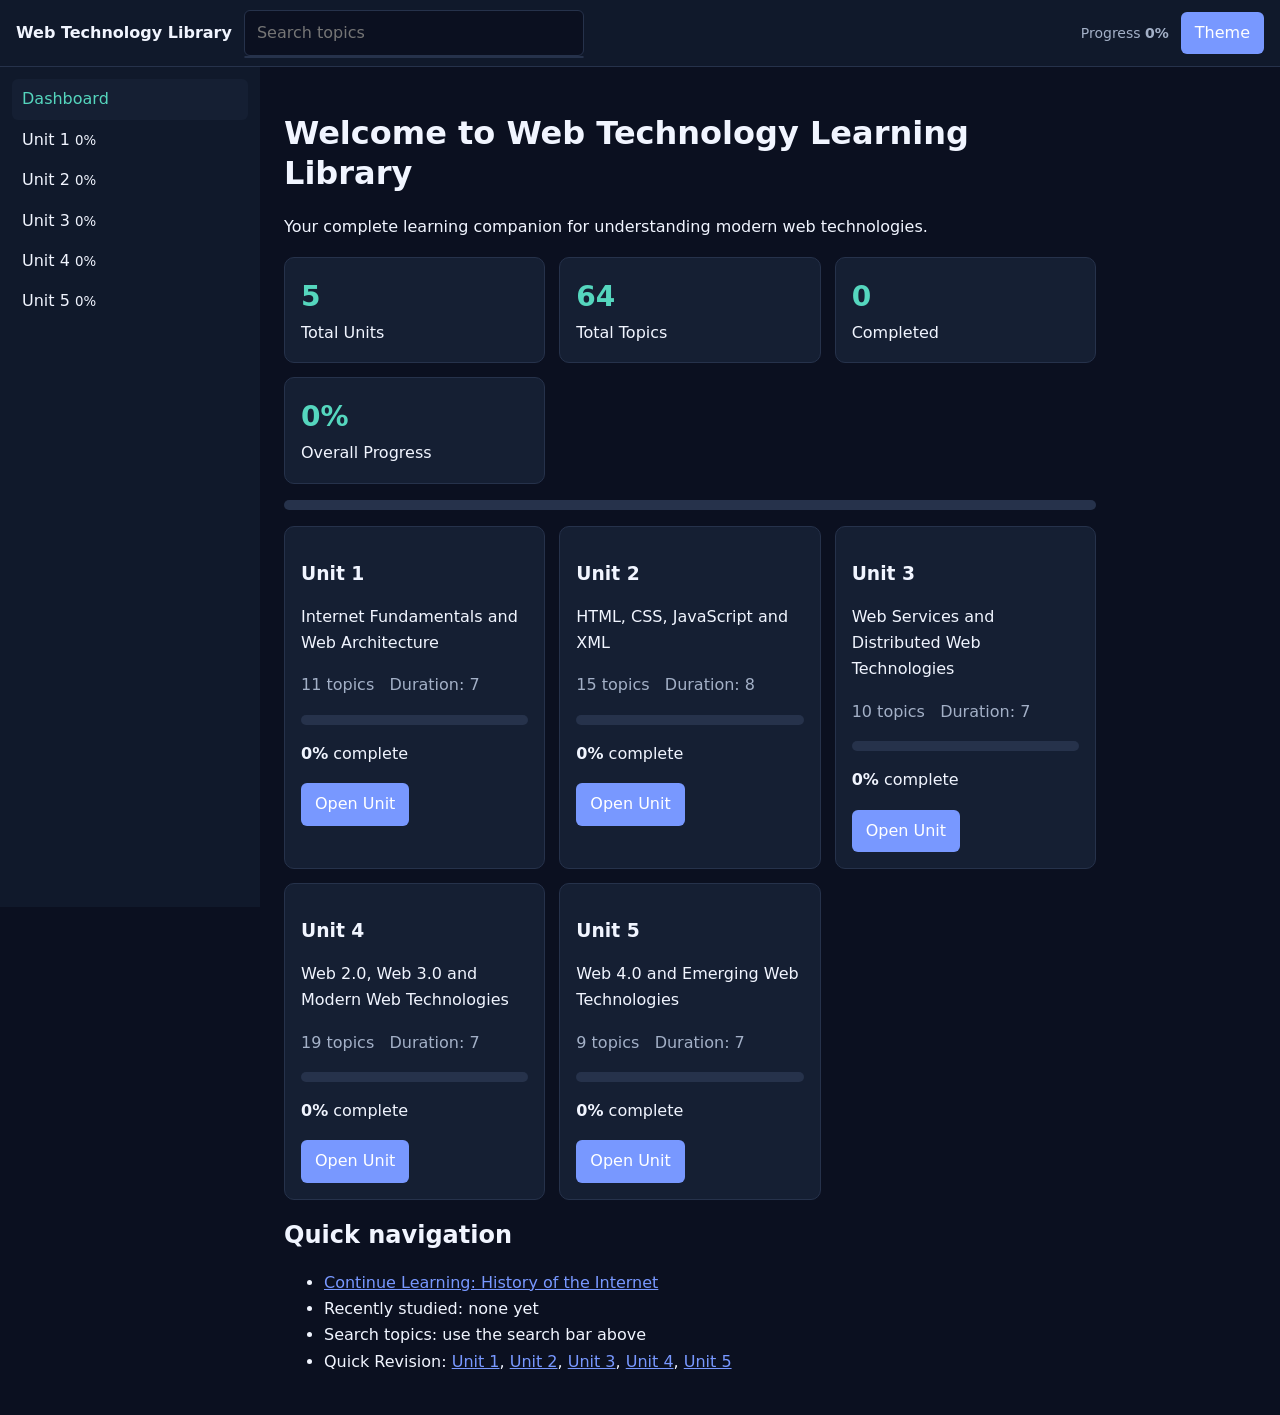
<file: web-technology-learning-library/web-technology-learning-library/index.html>
<!DOCTYPE html><html lang="en"><head><meta charset="utf-8"><meta name="viewport" content="width=device-width,initial-scale=1"><title>Web Technology Learning Library</title><link rel="stylesheet" href="assets/css/style.css"></head><body data-page="home"><div id="app"></div><noscript>JavaScript is required.</noscript><script src="assets/js/data.js"></script><script src="assets/js/main.js"></script></body></html>
</file>
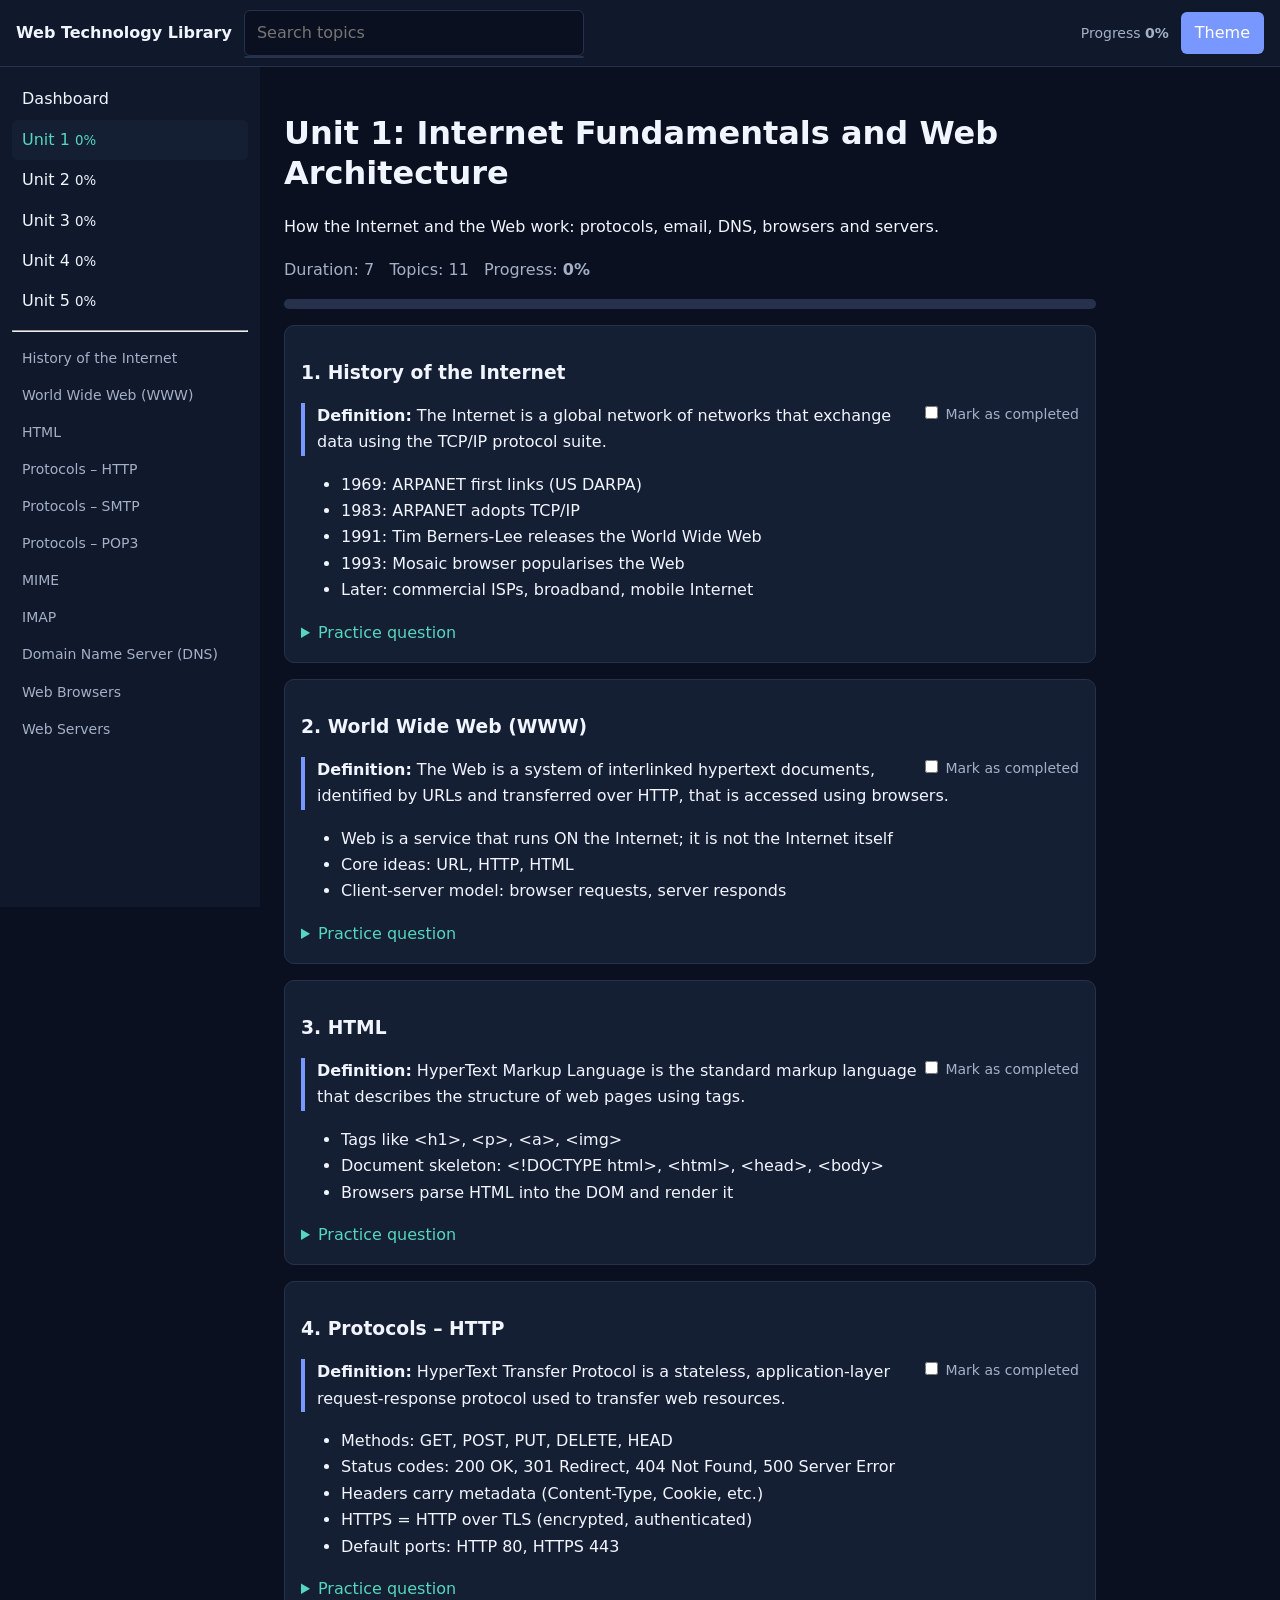
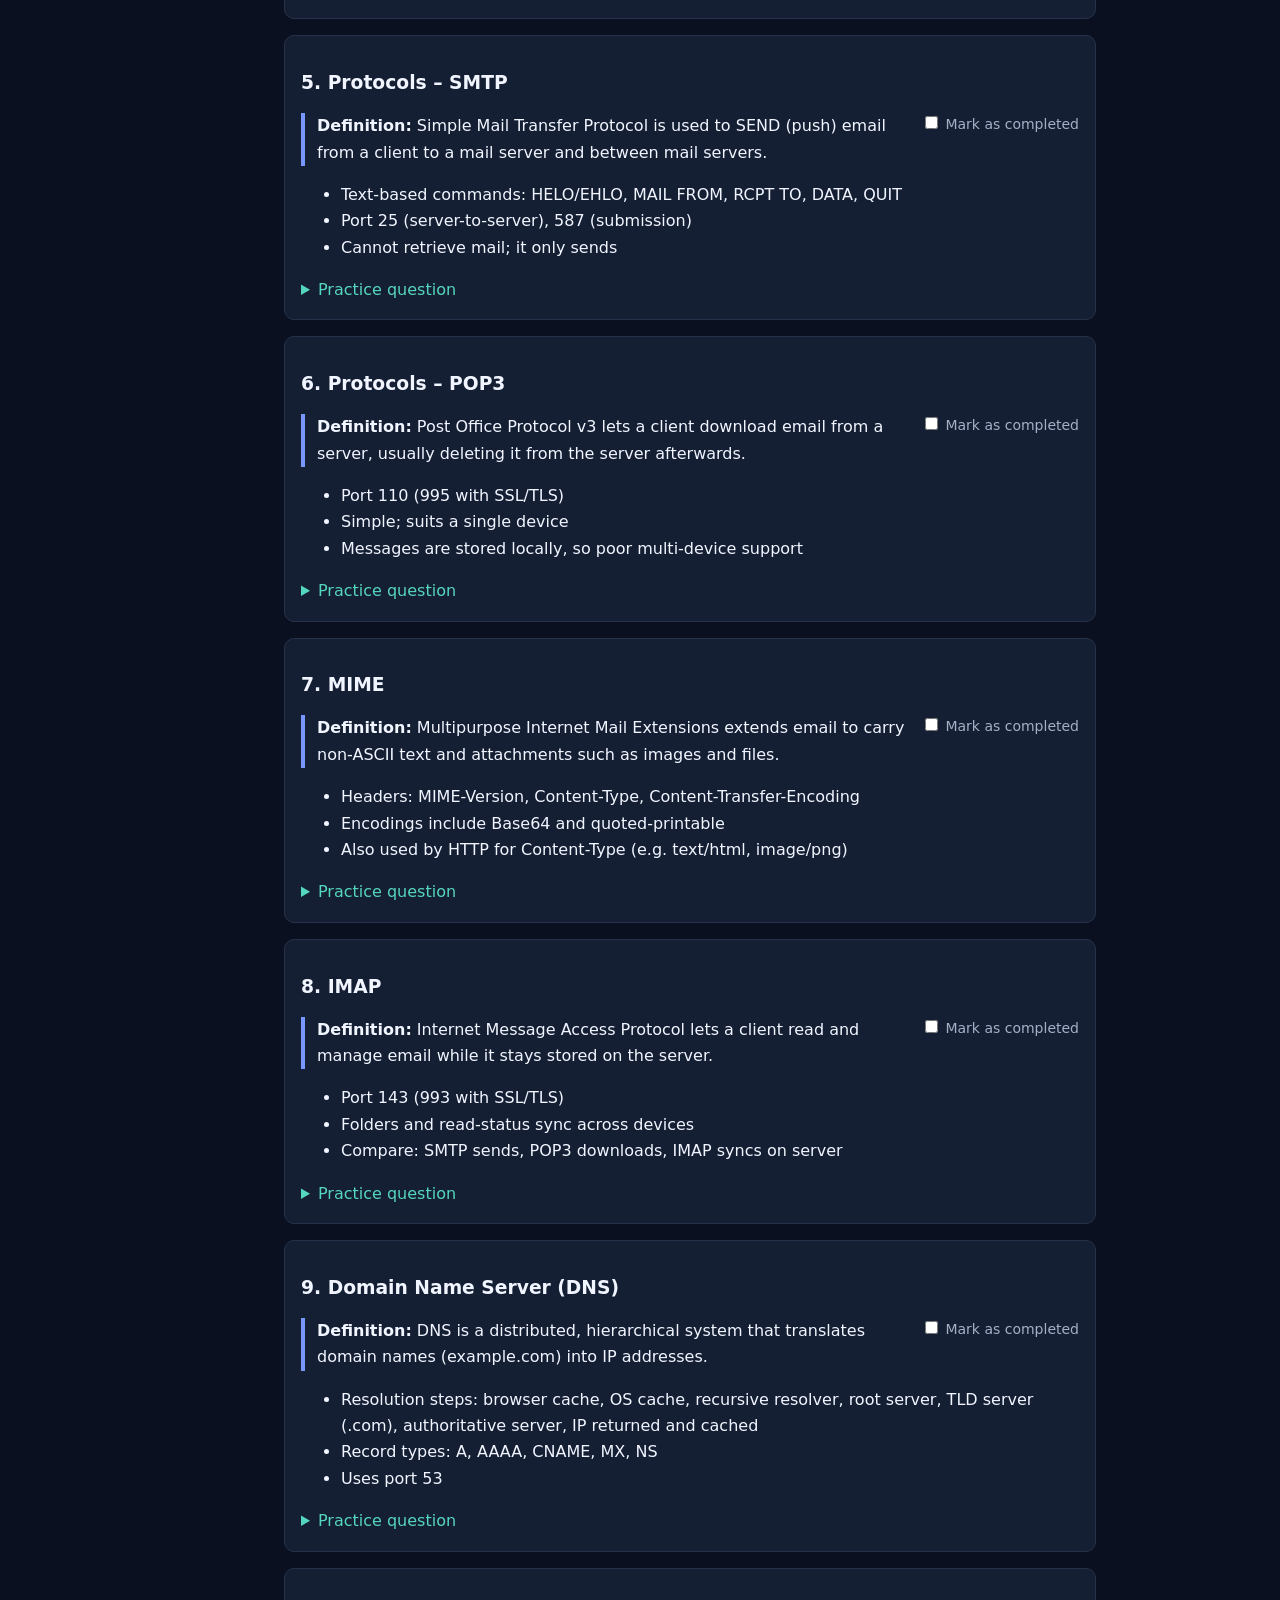
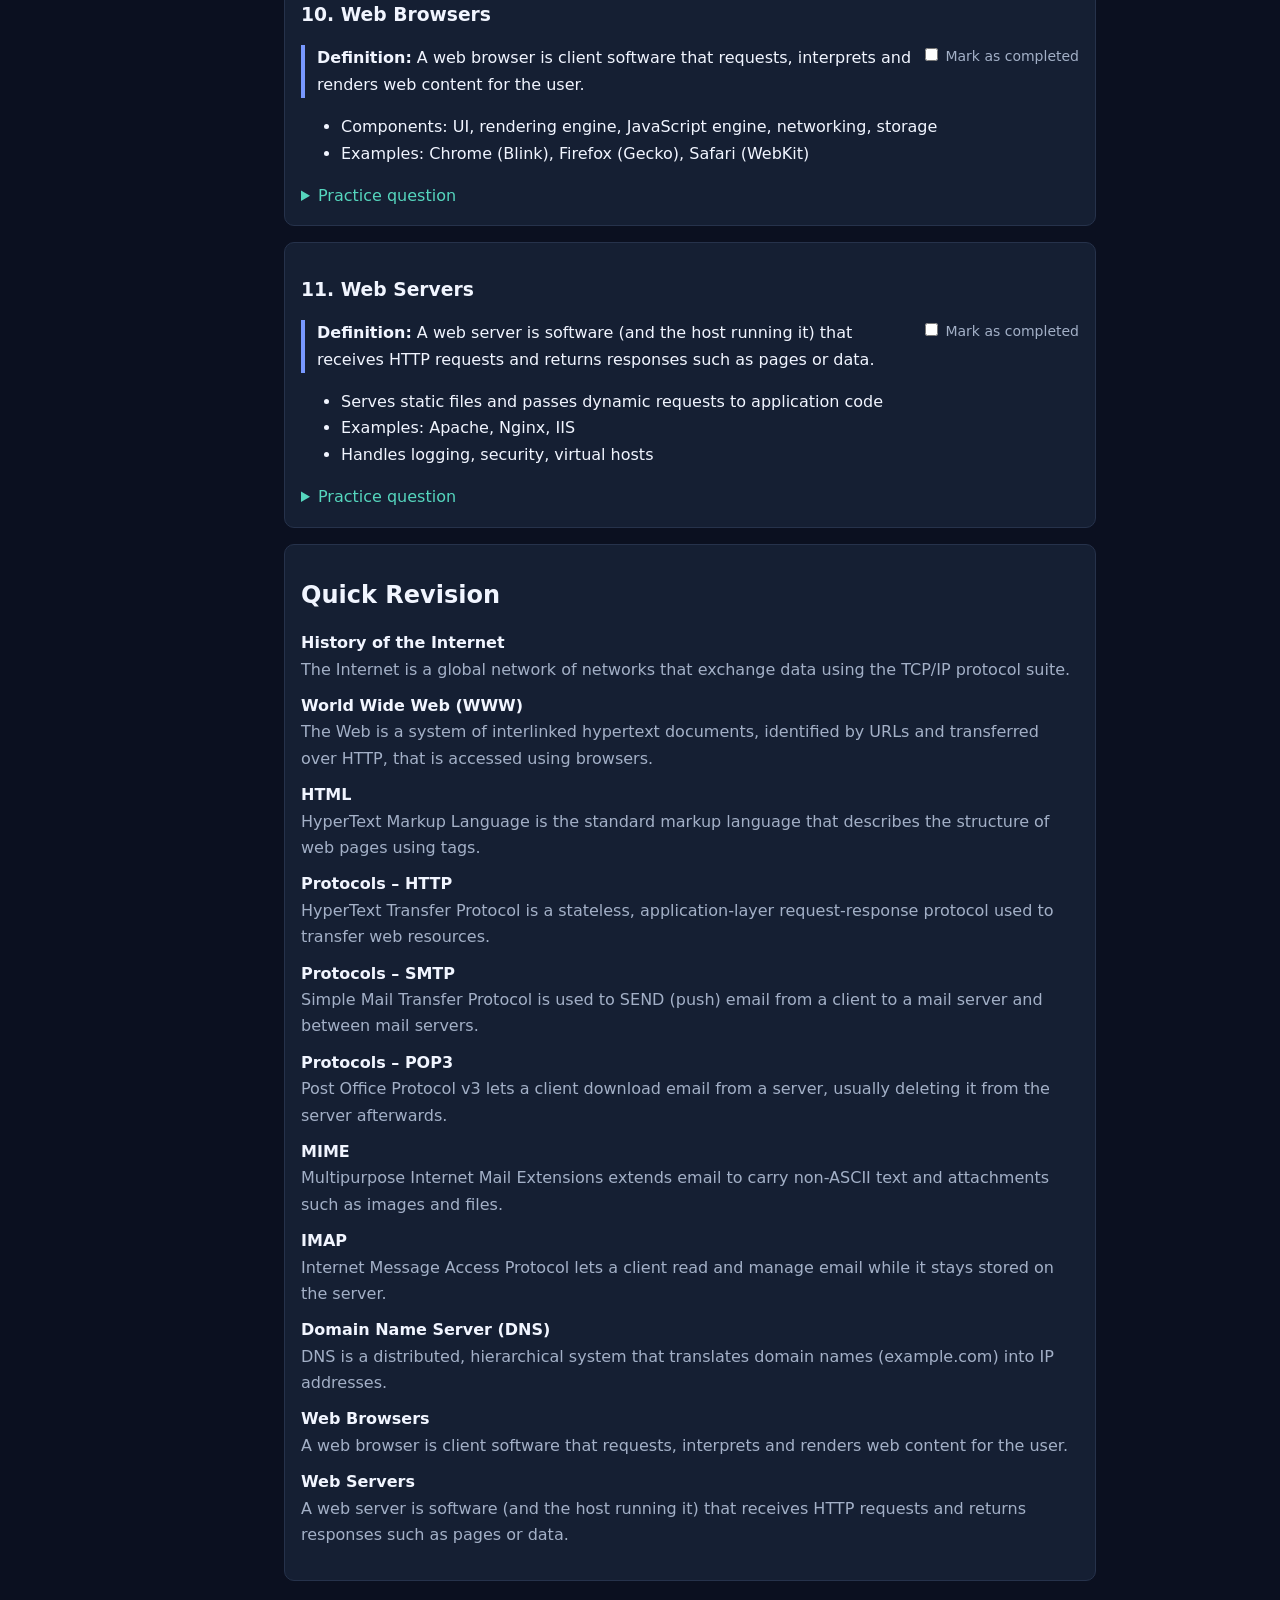
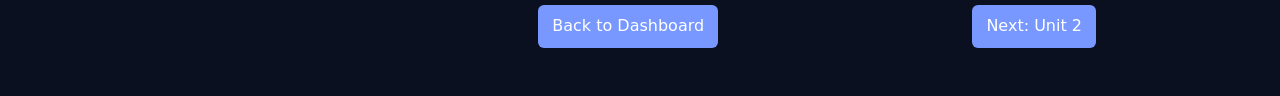
<file: web-technology-learning-library/web-technology-learning-library/unit-1.html>
<!DOCTYPE html><html lang="en"><head><meta charset="utf-8"><meta name="viewport" content="width=device-width,initial-scale=1"><title>Unit 1 - Web Technology Learning Library</title><link rel="stylesheet" href="assets/css/style.css"></head><body data-page="unit" data-unit="1"><div id="app"></div><noscript>JavaScript is required.</noscript><script src="assets/js/data.js"></script><script src="assets/js/main.js"></script></body></html>
</file>
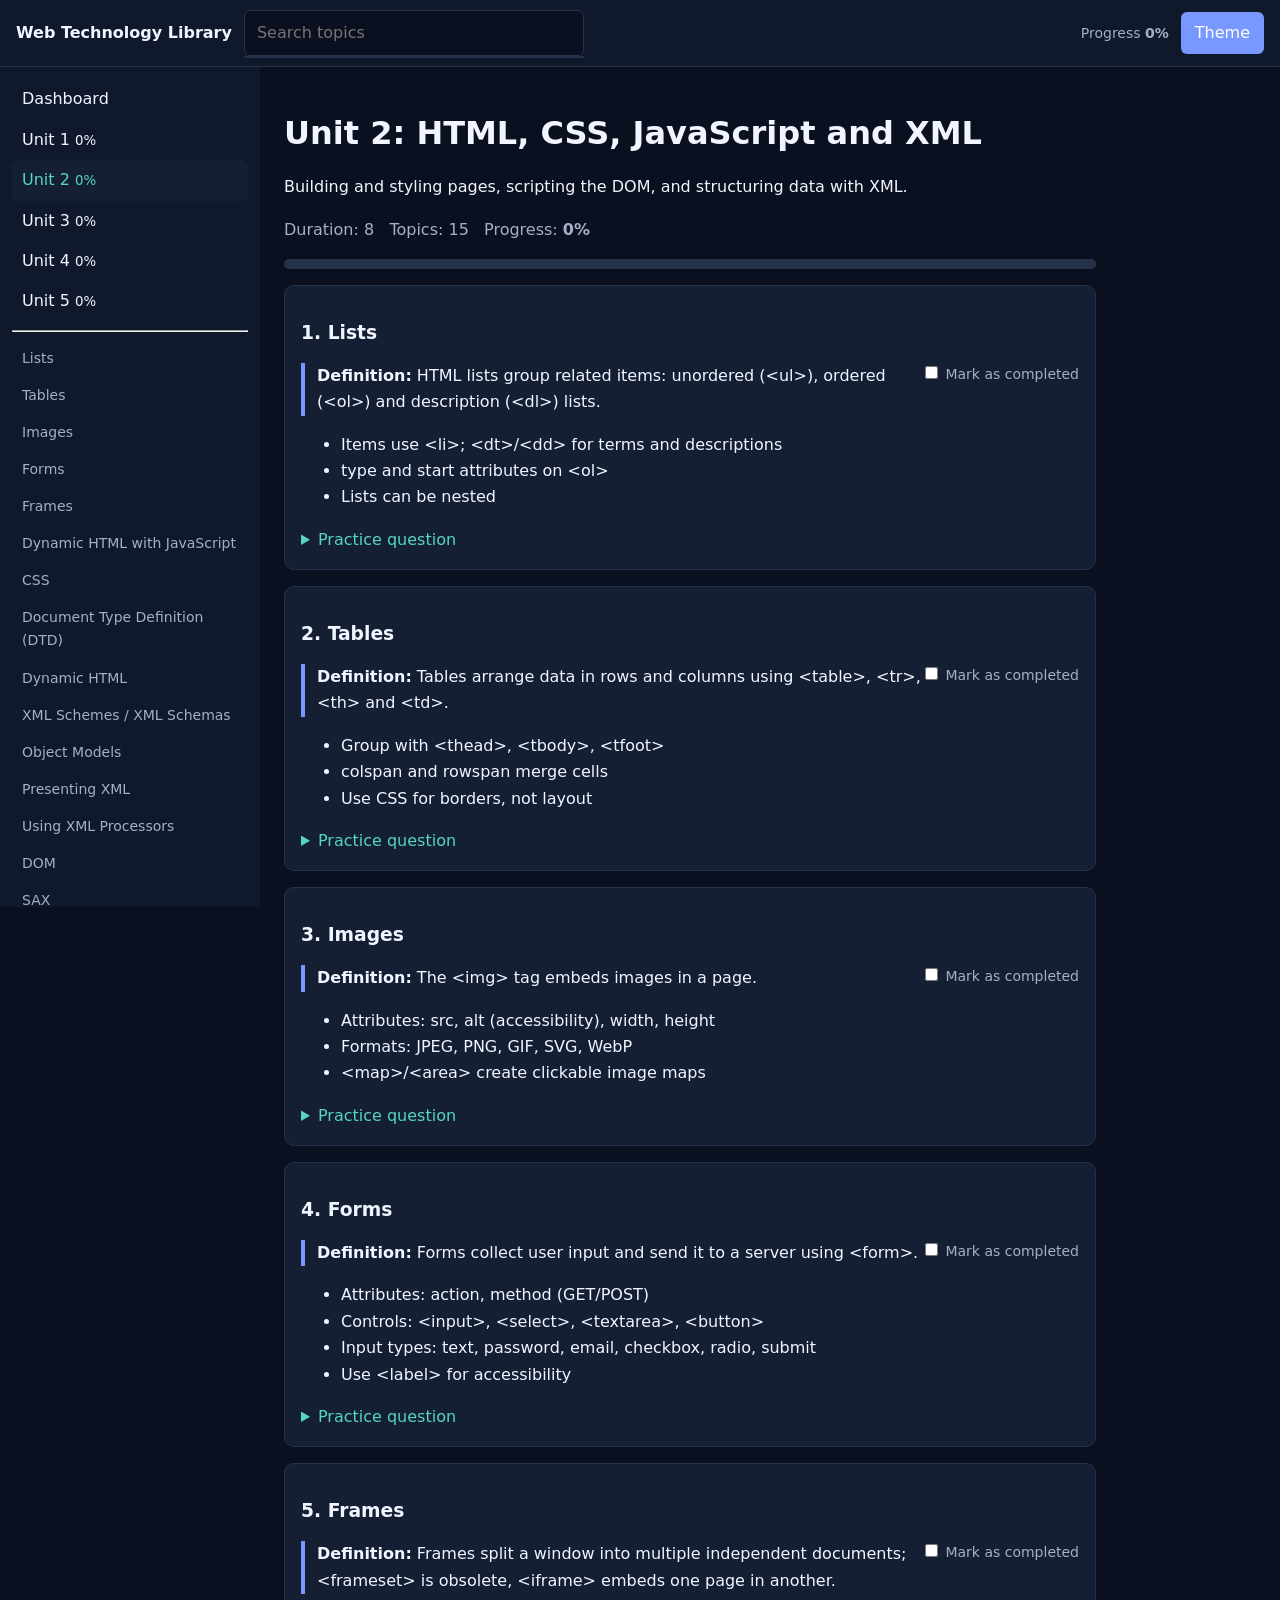
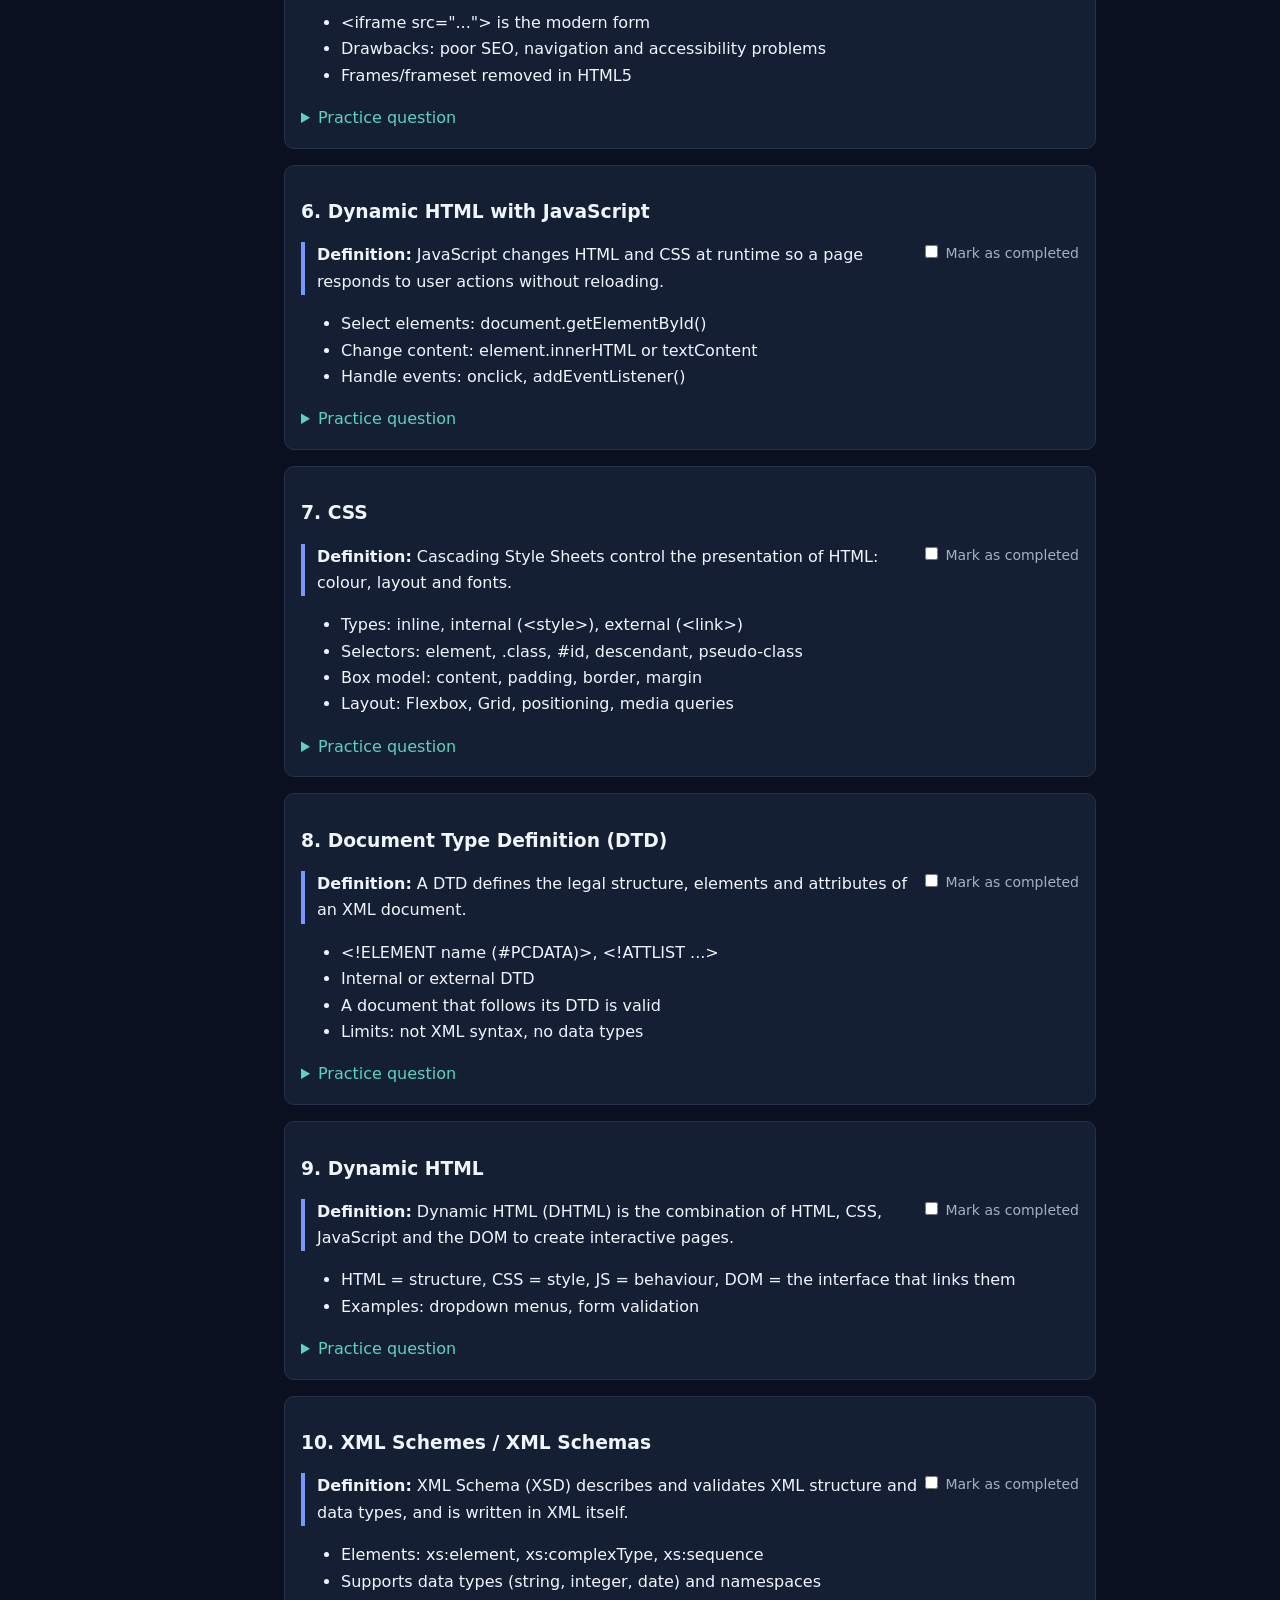
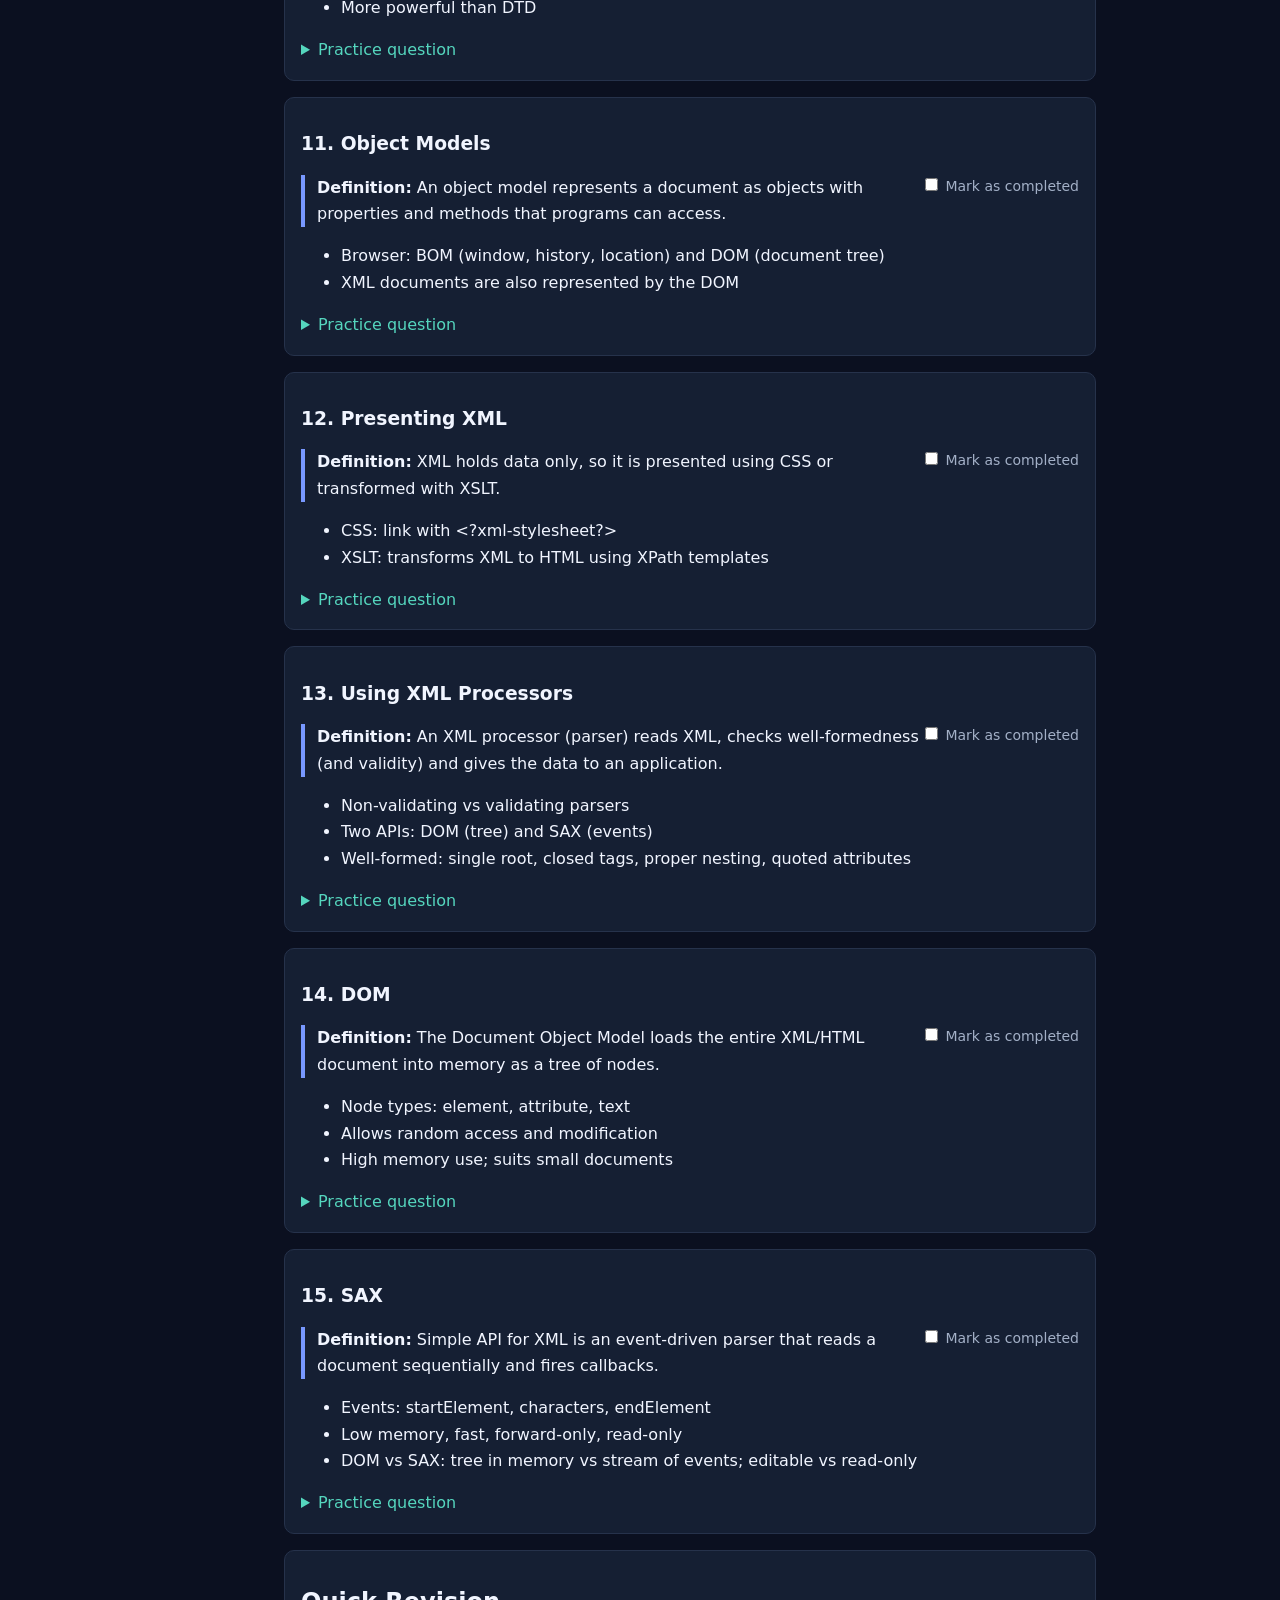
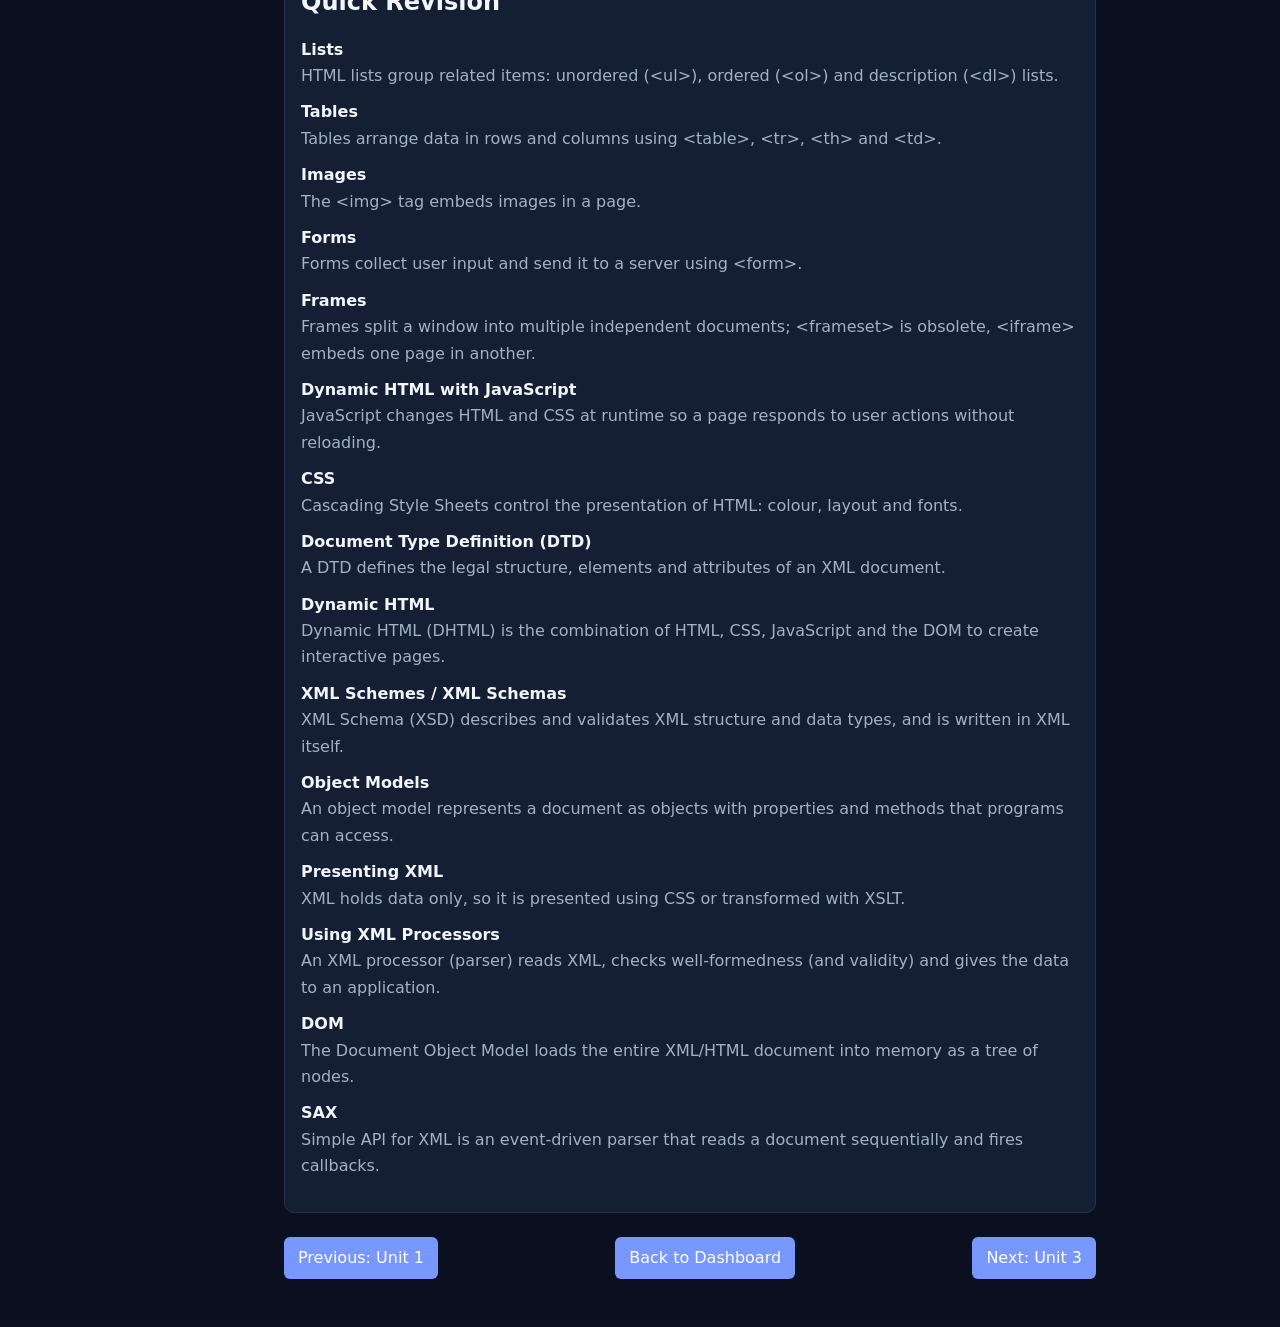
<file: web-technology-learning-library/web-technology-learning-library/unit-2.html>
<!DOCTYPE html><html lang="en"><head><meta charset="utf-8"><meta name="viewport" content="width=device-width,initial-scale=1"><title>Unit 2 - Web Technology Learning Library</title><link rel="stylesheet" href="assets/css/style.css"></head><body data-page="unit" data-unit="2"><div id="app"></div><noscript>JavaScript is required.</noscript><script src="assets/js/data.js"></script><script src="assets/js/main.js"></script></body></html>
</file>
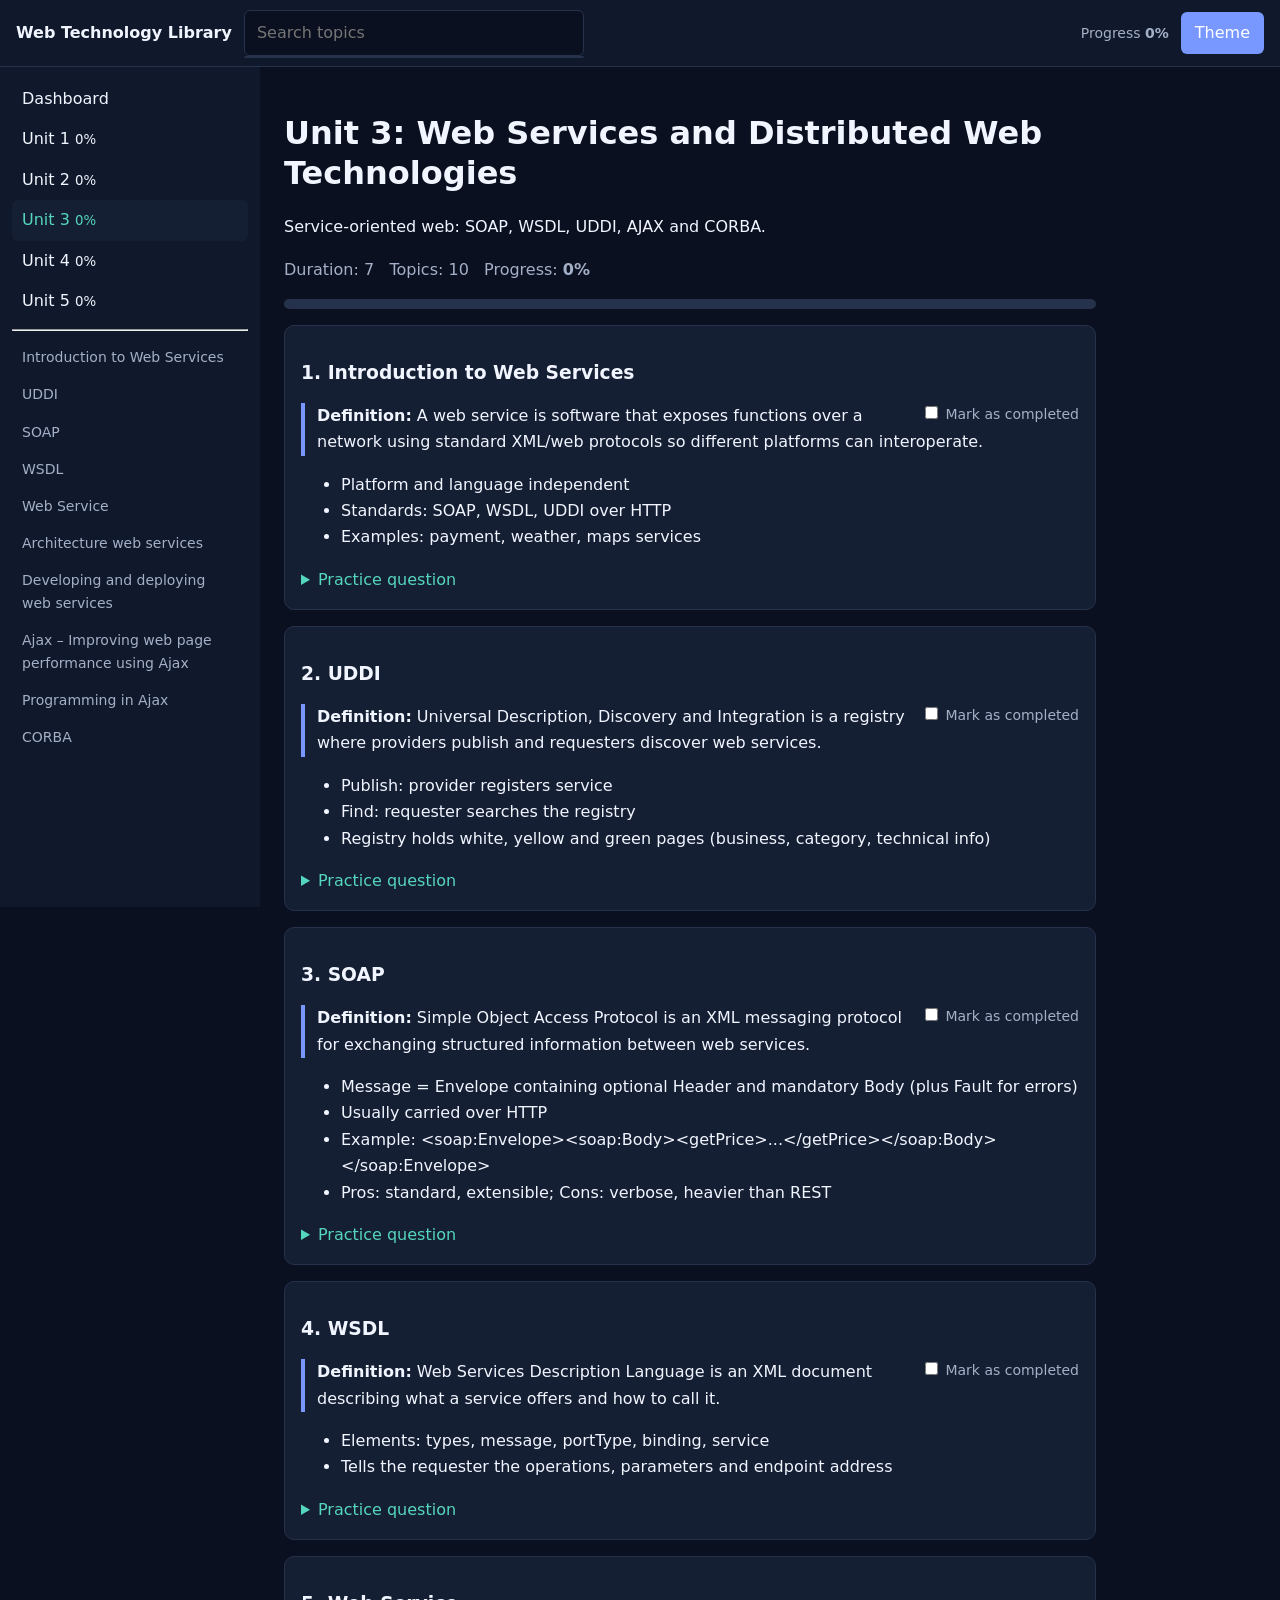
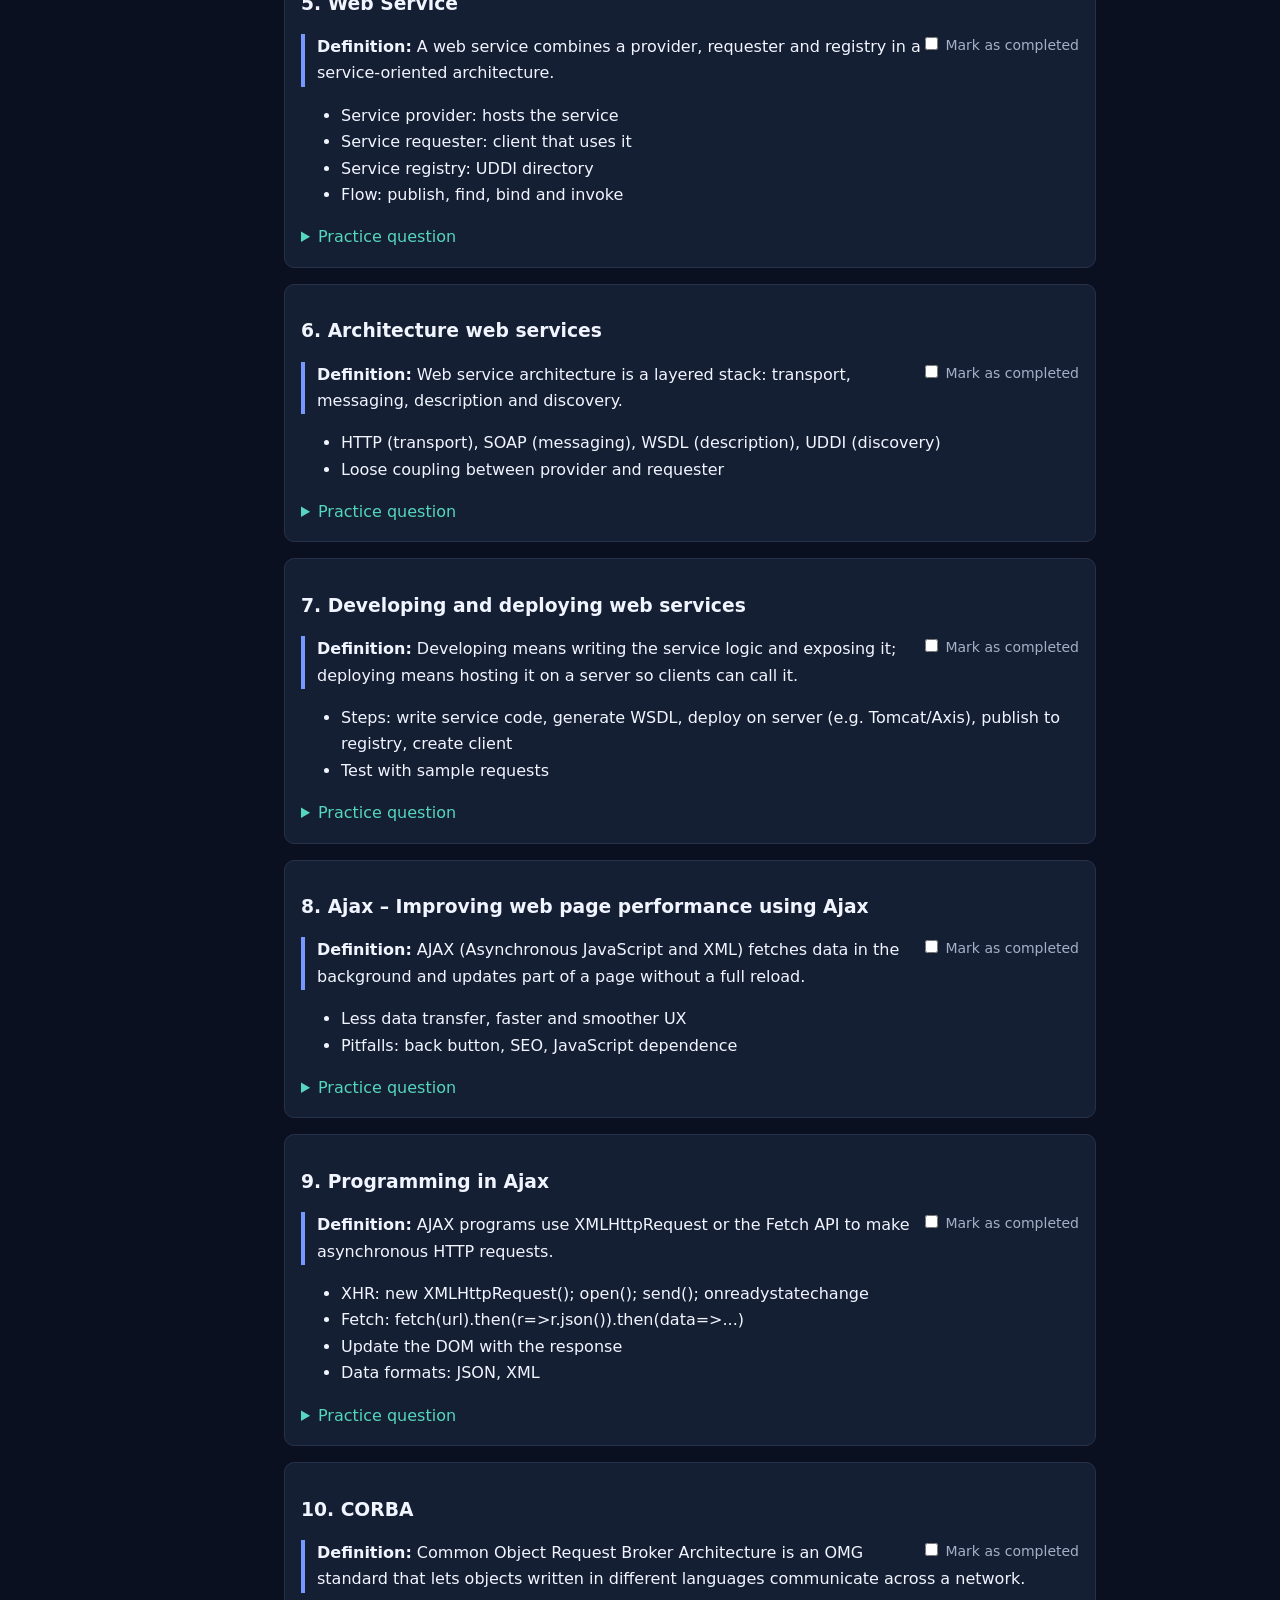
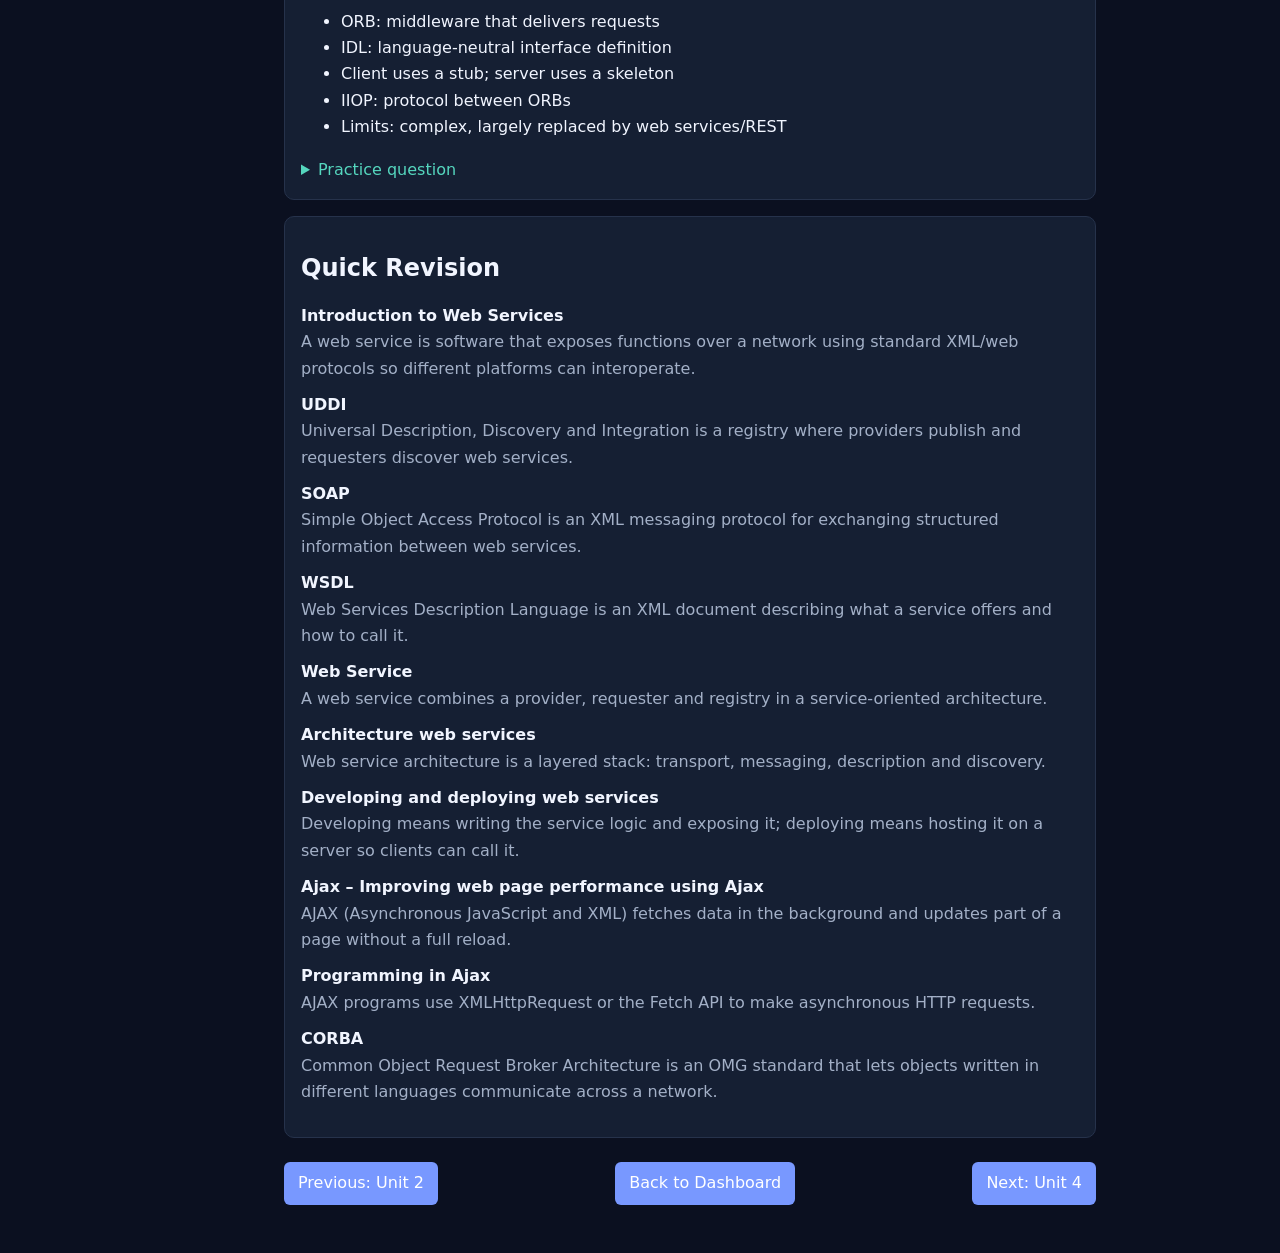
<file: web-technology-learning-library/web-technology-learning-library/unit-3.html>
<!DOCTYPE html><html lang="en"><head><meta charset="utf-8"><meta name="viewport" content="width=device-width,initial-scale=1"><title>Unit 3 - Web Technology Learning Library</title><link rel="stylesheet" href="assets/css/style.css"></head><body data-page="unit" data-unit="3"><div id="app"></div><noscript>JavaScript is required.</noscript><script src="assets/js/data.js"></script><script src="assets/js/main.js"></script></body></html>
</file>
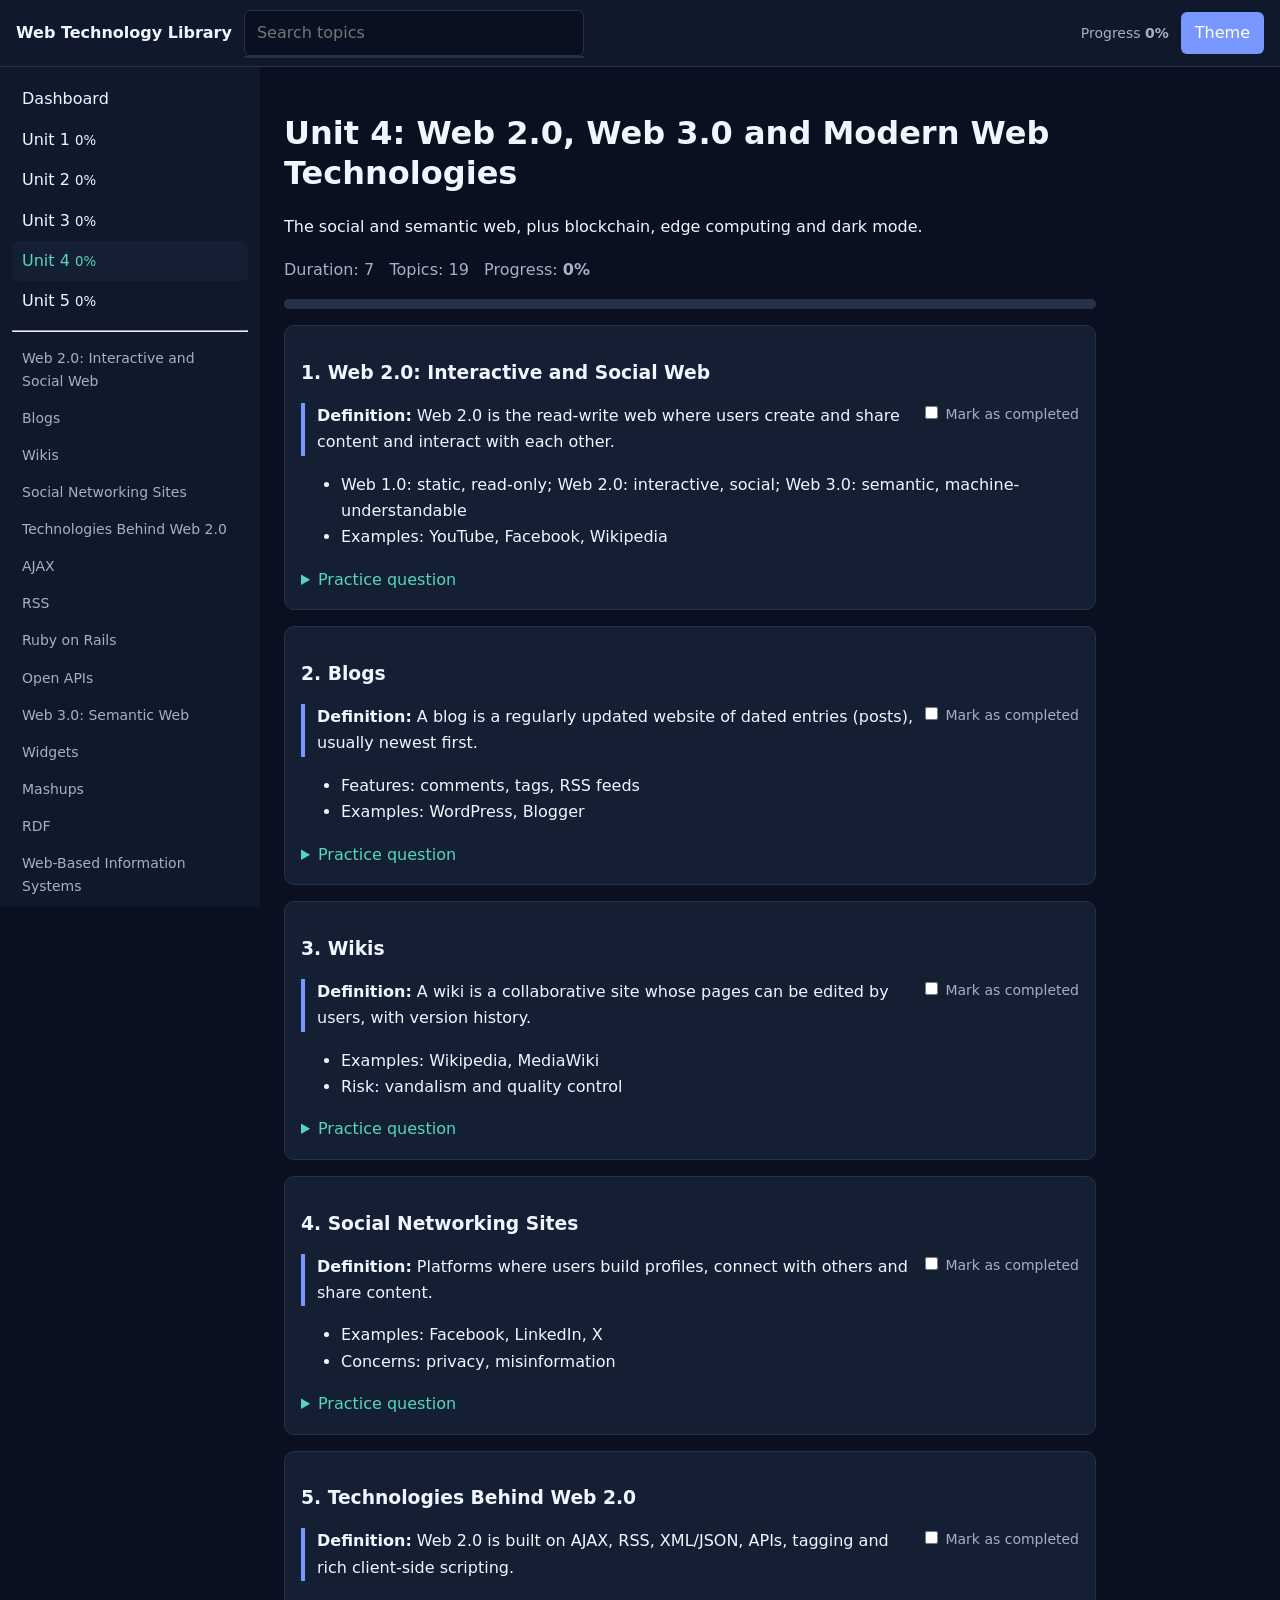
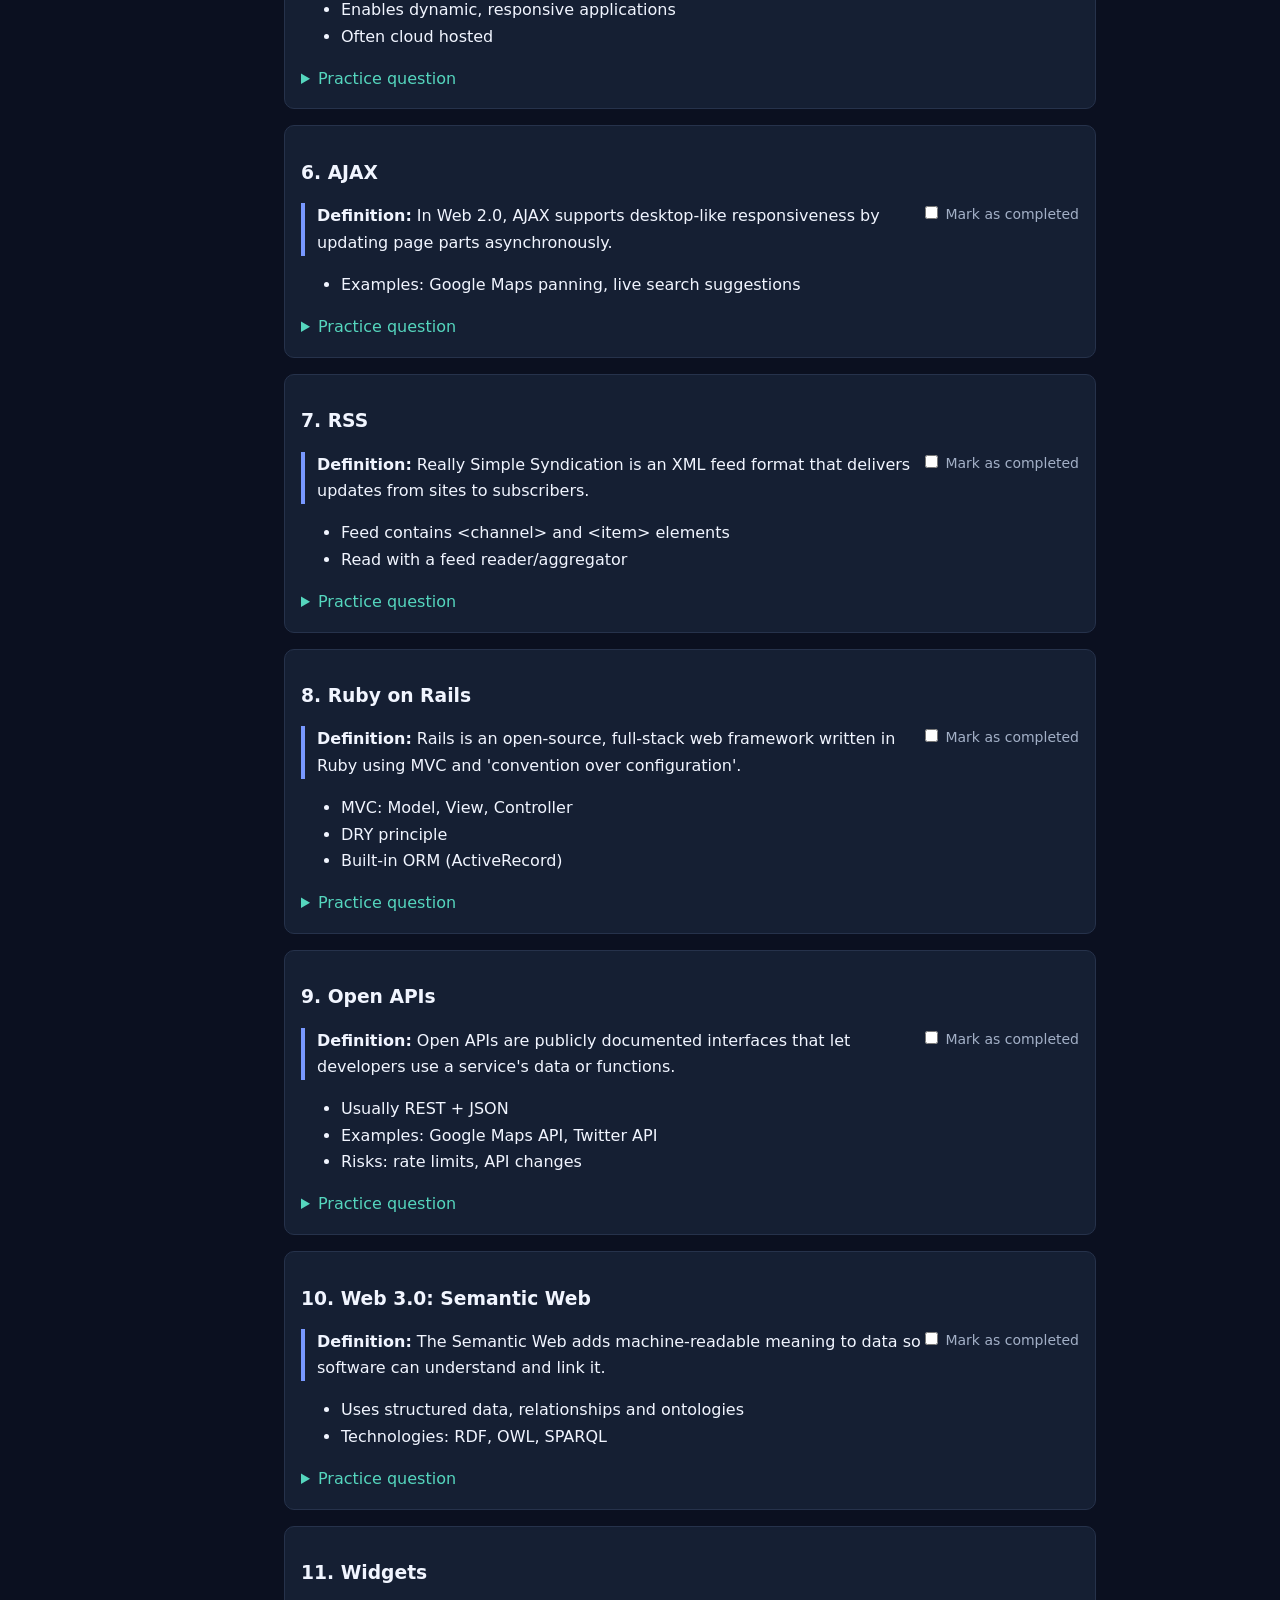
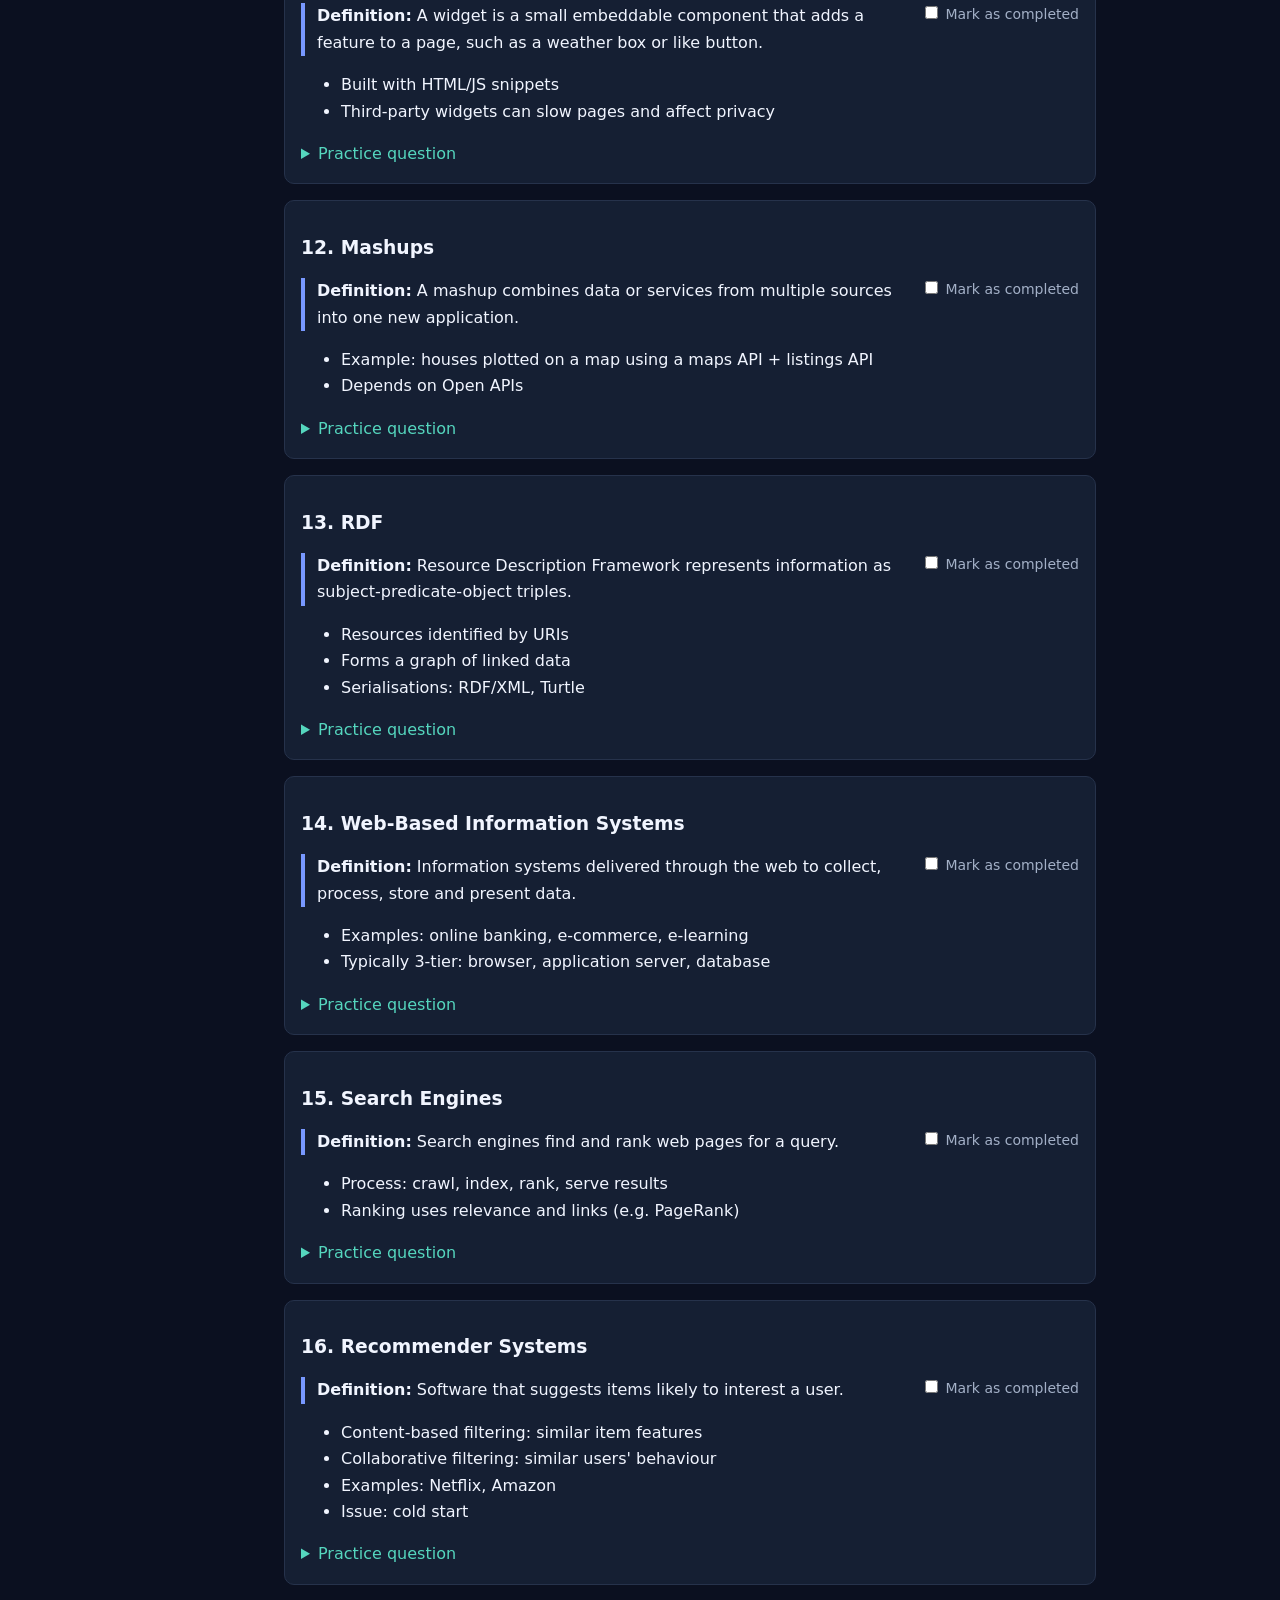
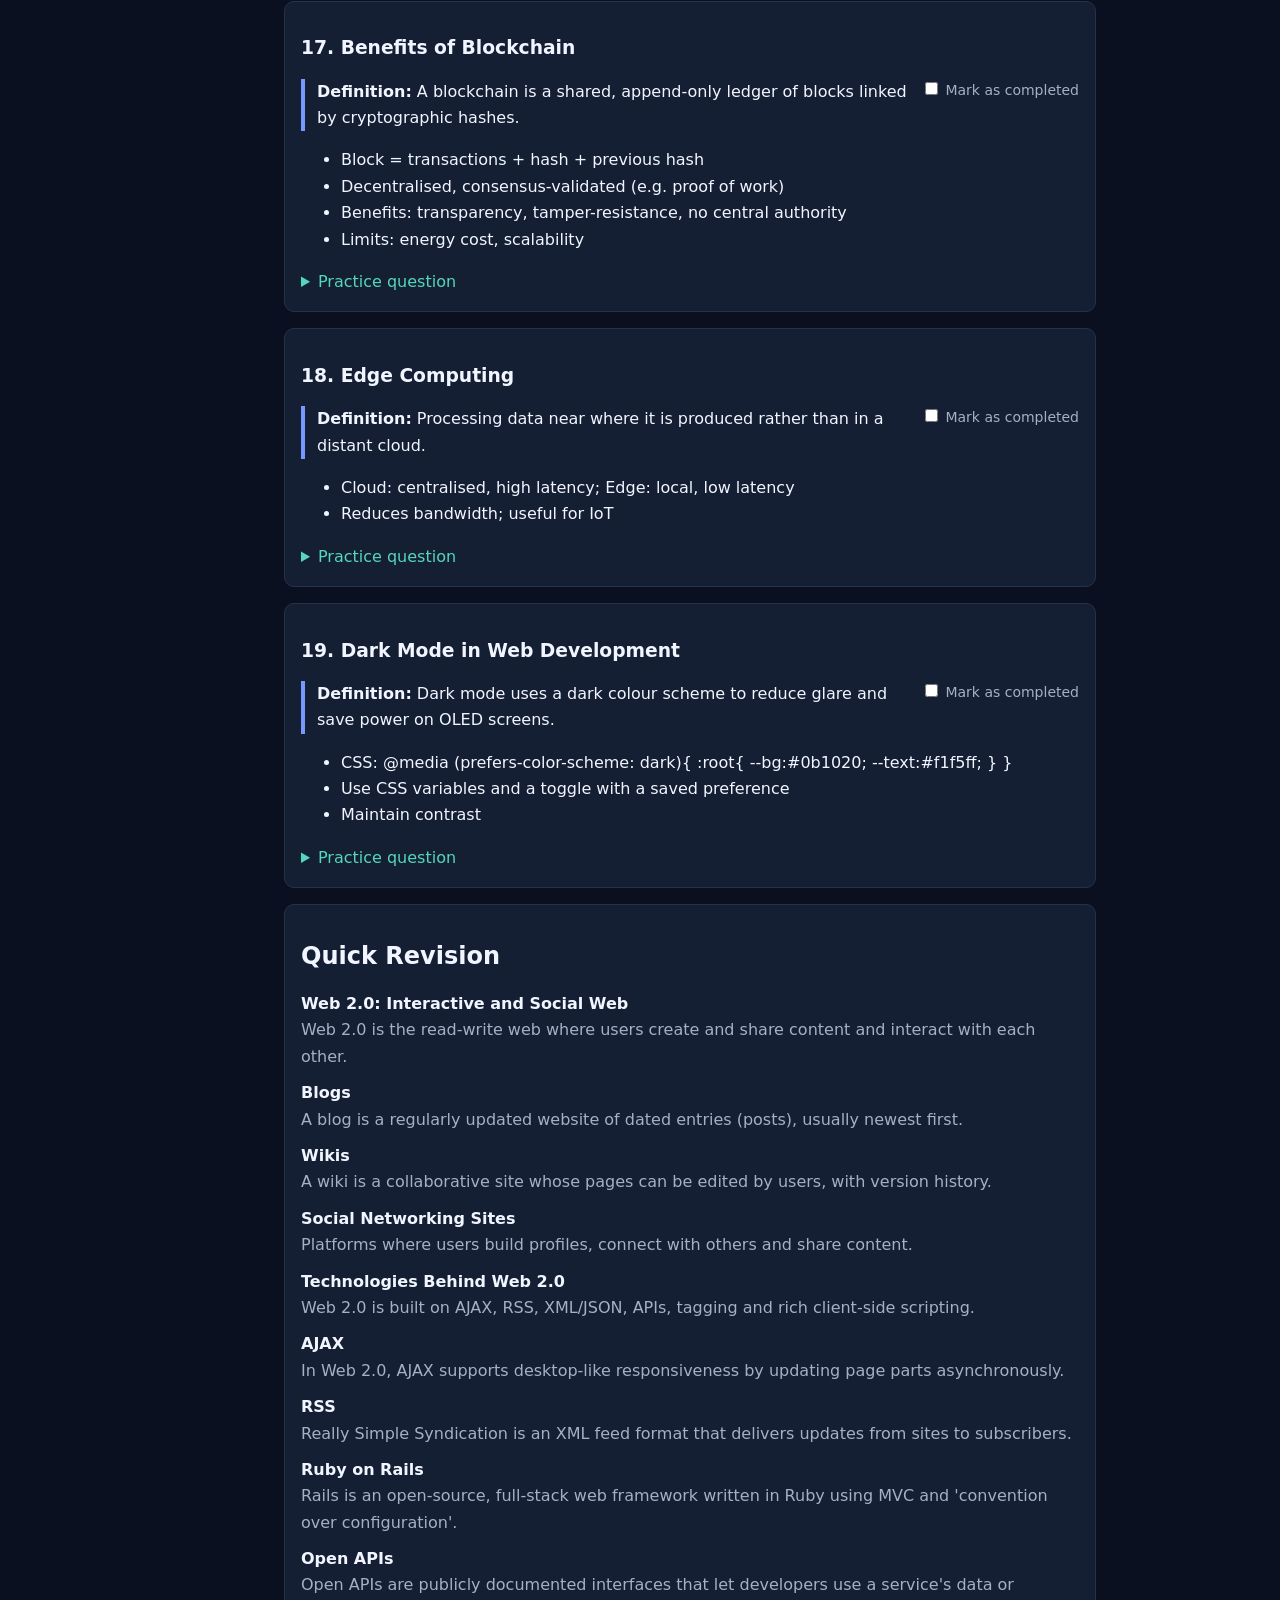
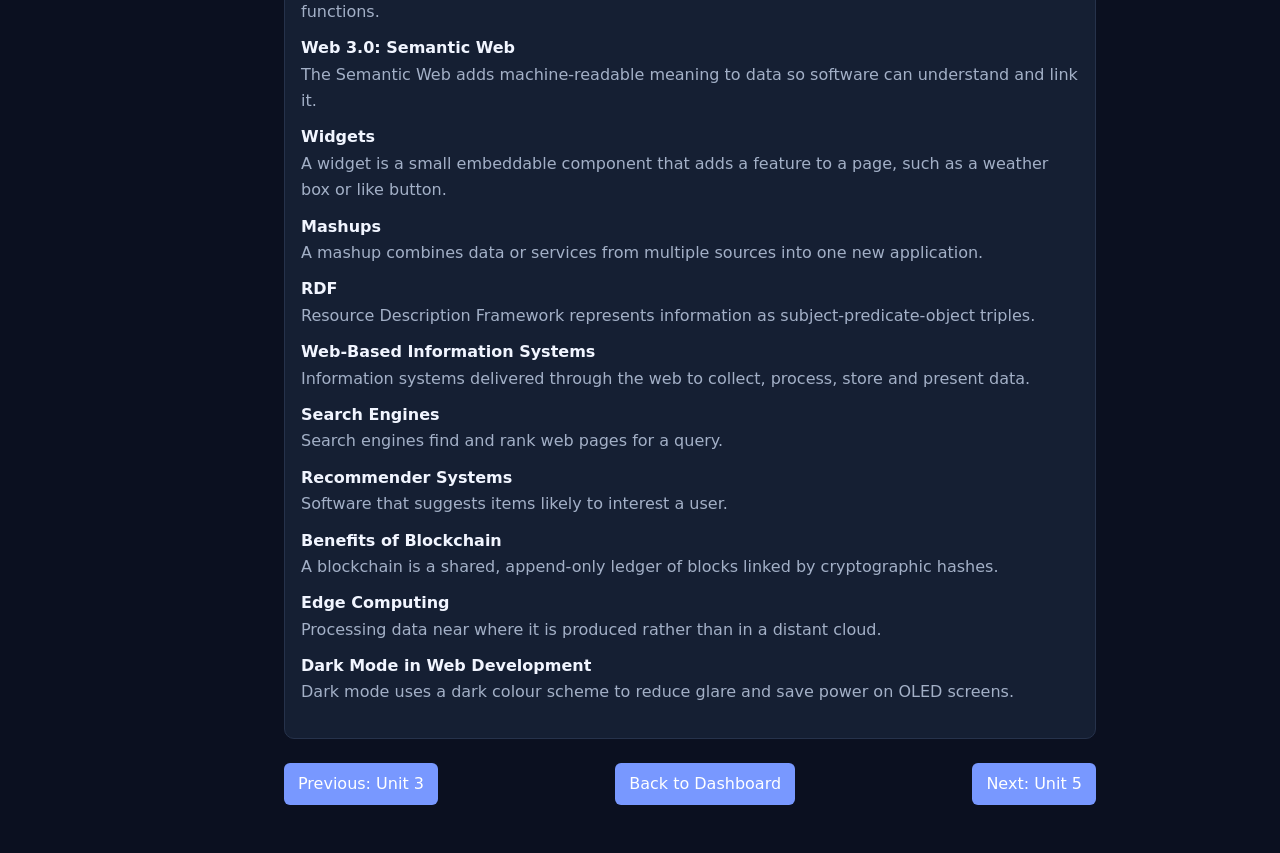
<file: web-technology-learning-library/web-technology-learning-library/unit-4.html>
<!DOCTYPE html><html lang="en"><head><meta charset="utf-8"><meta name="viewport" content="width=device-width,initial-scale=1"><title>Unit 4 - Web Technology Learning Library</title><link rel="stylesheet" href="assets/css/style.css"></head><body data-page="unit" data-unit="4"><div id="app"></div><noscript>JavaScript is required.</noscript><script src="assets/js/data.js"></script><script src="assets/js/main.js"></script></body></html>
</file>
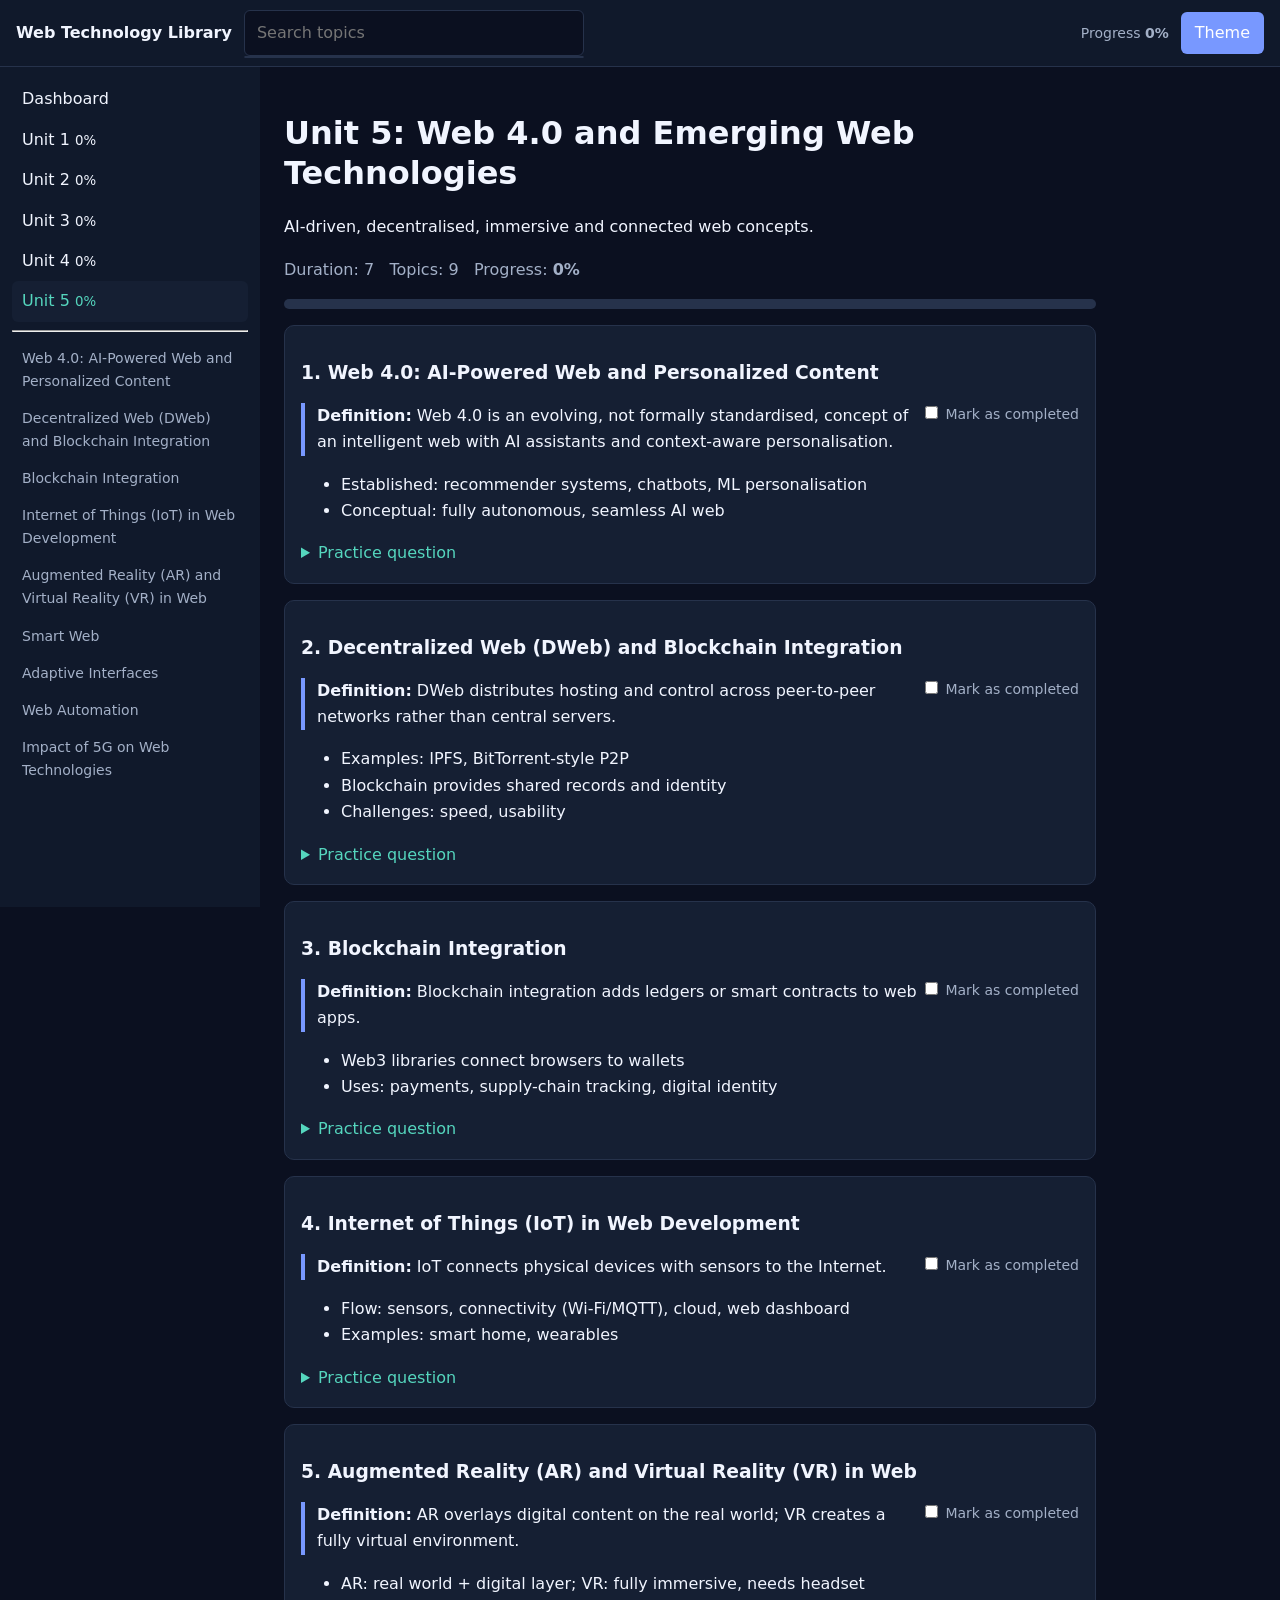
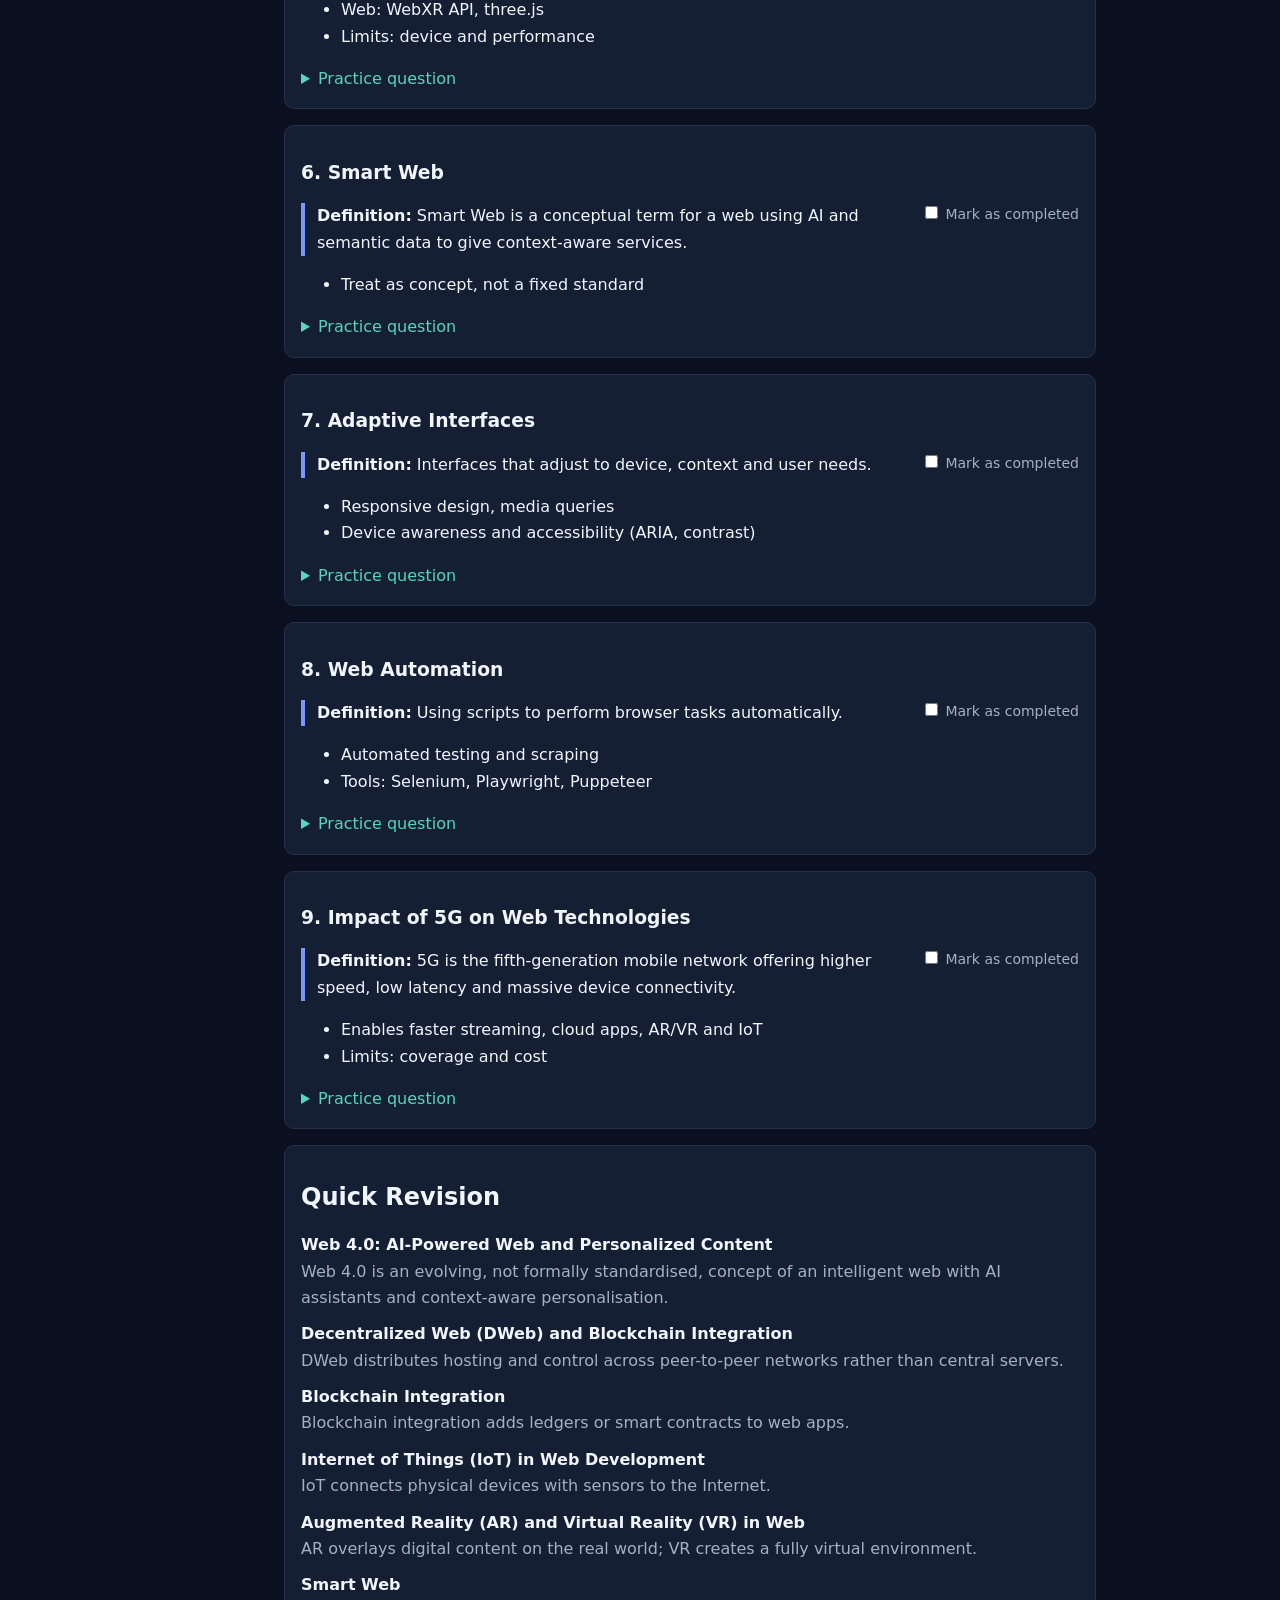
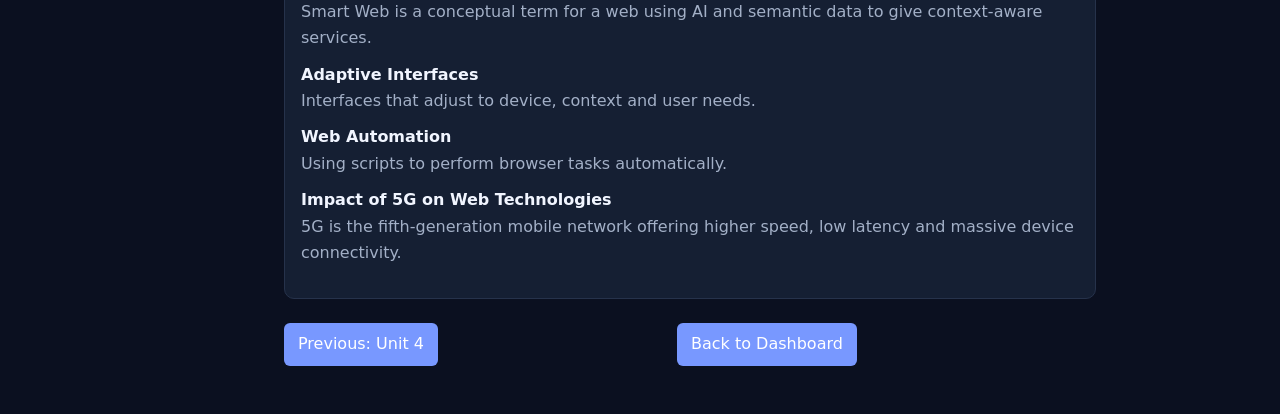
<file: web-technology-learning-library/web-technology-learning-library/unit-5.html>
<!DOCTYPE html><html lang="en"><head><meta charset="utf-8"><meta name="viewport" content="width=device-width,initial-scale=1"><title>Unit 5 - Web Technology Learning Library</title><link rel="stylesheet" href="assets/css/style.css"></head><body data-page="unit" data-unit="5"><div id="app"></div><noscript>JavaScript is required.</noscript><script src="assets/js/data.js"></script><script src="assets/js/main.js"></script></body></html>
</file>
<file: web-technology-learning-library/web-technology-learning-library/assets/css/style.css>
:root{--bg:#0B1020;--side:#10192B;--card:#151F33;--a:#7898FF;--b:#55D6BE;--tx:#F1F5FF;--tx2:#A3B0C7;--line:#26324b}
[data-theme=light]{--bg:#F6F8FE;--side:#E9EEFA;--card:#fff;--a:#3B5BDB;--b:#0A8F7A;--tx:#14213D;--tx2:#4A5875;--line:#cfd7ea}
*{box-sizing:border-box}body{margin:0;background:var(--bg);color:var(--tx);font:16px/1.65 system-ui,"Segoe UI",sans-serif}
a{color:var(--a)}h1,h2,h3{line-height:1.25}
.top{position:sticky;top:0;z-index:5;display:flex;gap:12px;align-items:center;padding:10px 16px;background:var(--side);border-bottom:1px solid var(--line)}
.logo{font-weight:700;color:var(--tx);text-decoration:none}.pp{margin-left:auto;color:var(--tx2);font-size:14px}
button,.btn{background:var(--a);color:#fff;border:0;border-radius:6px;padding:8px 14px;cursor:pointer;text-decoration:none;display:inline-block;font:inherit;min-height:40px}
#menu{display:none}.sw{position:relative;flex:1;max-width:340px}
#q{width:100%;padding:9px 12px;border-radius:6px;border:1px solid var(--line);background:var(--bg);color:var(--tx);font:inherit}
#res{position:absolute;left:0;right:0;top:100%;background:var(--card);border:1px solid var(--line);border-radius:6px}
#res a{display:block;padding:8px 12px;text-decoration:none;color:var(--tx);border-bottom:1px solid var(--line)}#res p{padding:8px 12px;margin:0}
.wrap{display:flex}#side{width:260px;flex:none;background:var(--side);height:calc(100vh - 60px);position:sticky;top:60px;overflow:auto;padding:12px}
#side a{display:block;padding:7px 10px;border-radius:6px;color:var(--tx);text-decoration:none}
#side a:hover,#side a[aria-current]{background:var(--card);color:var(--b)}#side .sub{font-size:14px;color:var(--tx2)}
#main{flex:1;max-width:860px;padding:24px;min-width:0}
.bar{height:10px;background:var(--line);border-radius:5px;overflow:hidden;margin:8px 0}.bar i{display:block;height:100%;width:0;background:var(--b)}
.meta{color:var(--tx2)}.stats,.cards{display:grid;gap:14px;grid-template-columns:repeat(auto-fit,minmax(200px,1fr));margin:16px 0}
.stats div,.card,.topic{background:var(--card);border:1px solid var(--line);border-radius:10px;padding:16px}.stats b{display:block;font-size:28px;color:var(--b)}
.topic{margin:16px 0}.def{border-left:4px solid var(--a);padding-left:12px}.chk{float:right;color:var(--tx2);font-size:14px}
summary{cursor:pointer;color:var(--b)}dt{font-weight:700;margin-top:10px}dd{margin:0;color:var(--tx2)}
.pn{display:flex;justify-content:space-between;gap:8px;flex-wrap:wrap;margin:24px 0}
a:focus-visible,button:focus-visible,input:focus-visible{outline:3px solid var(--b);outline-offset:2px}
@media(max-width:800px){#menu{display:block}#side{position:fixed;left:-280px;top:60px;z-index:4;transition:left .2s}#side.open{left:0}.pp{display:none}.sw{max-width:none}}
</file>
